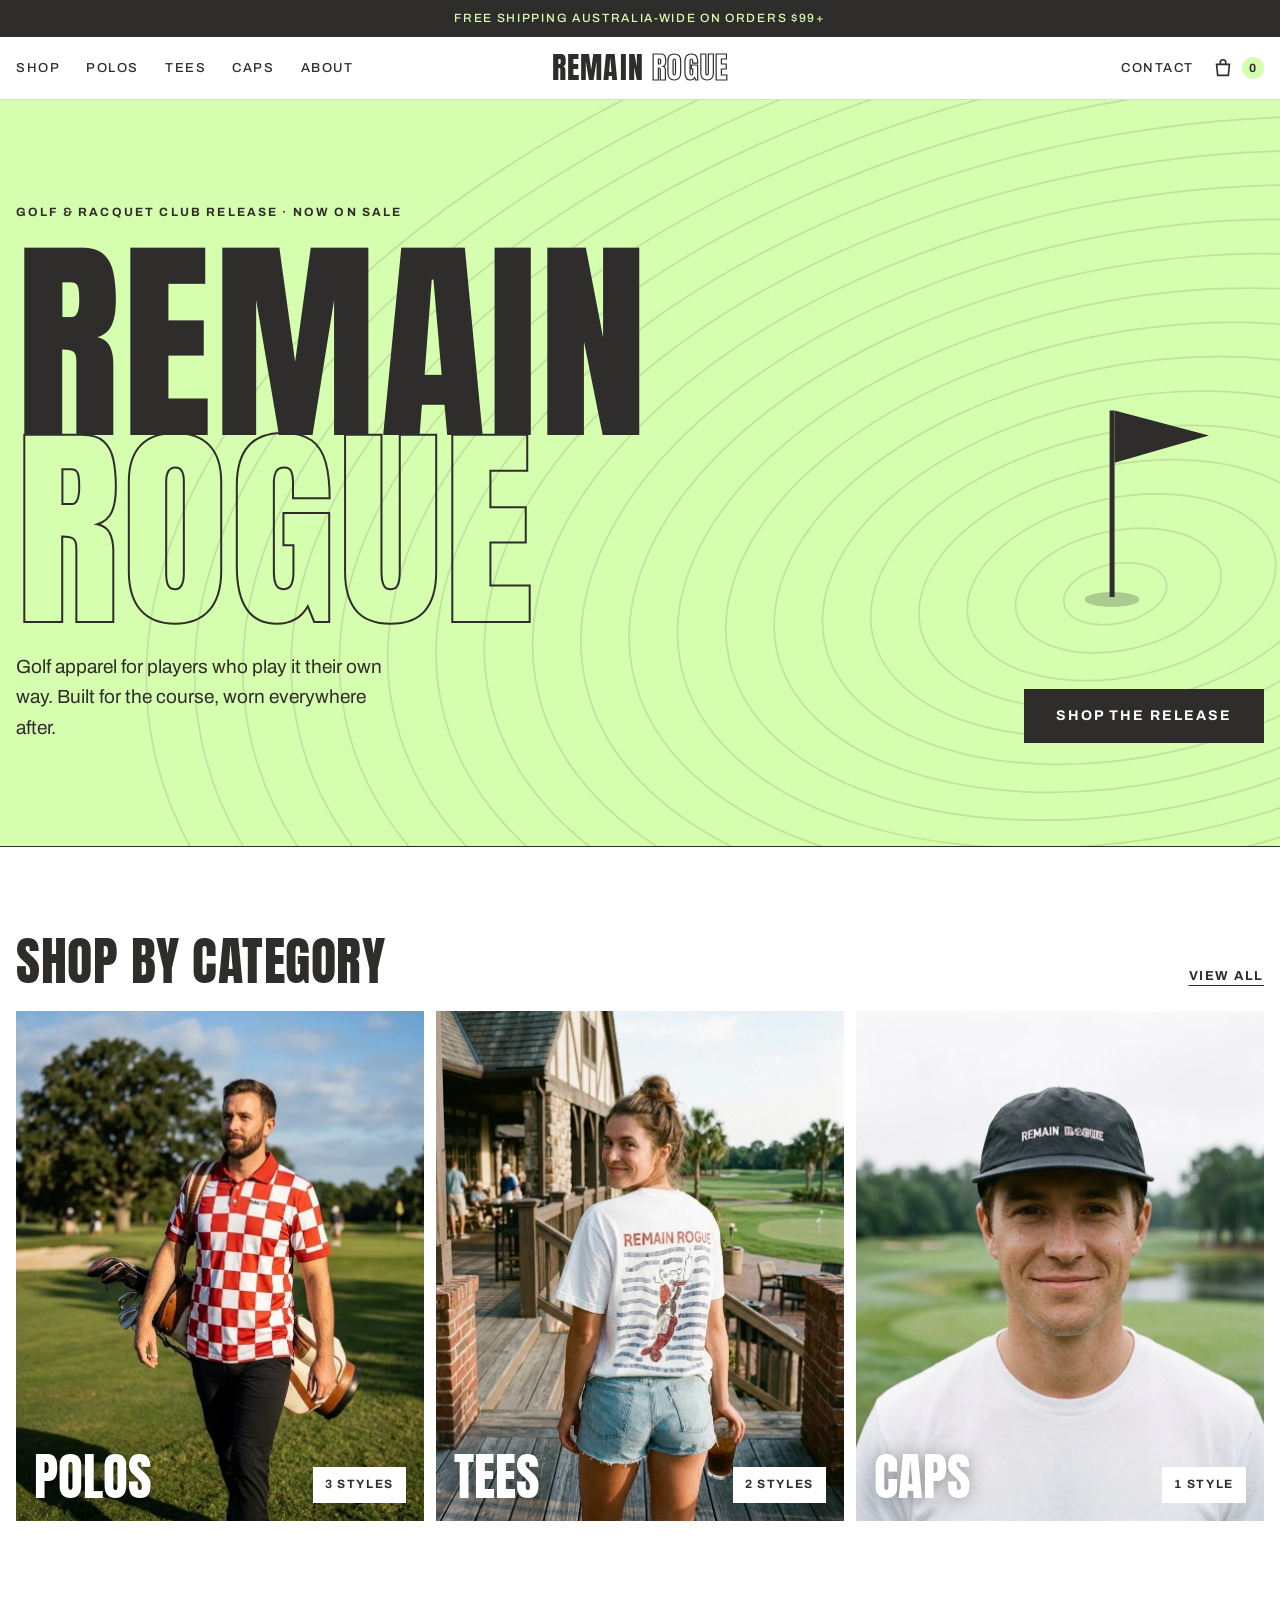
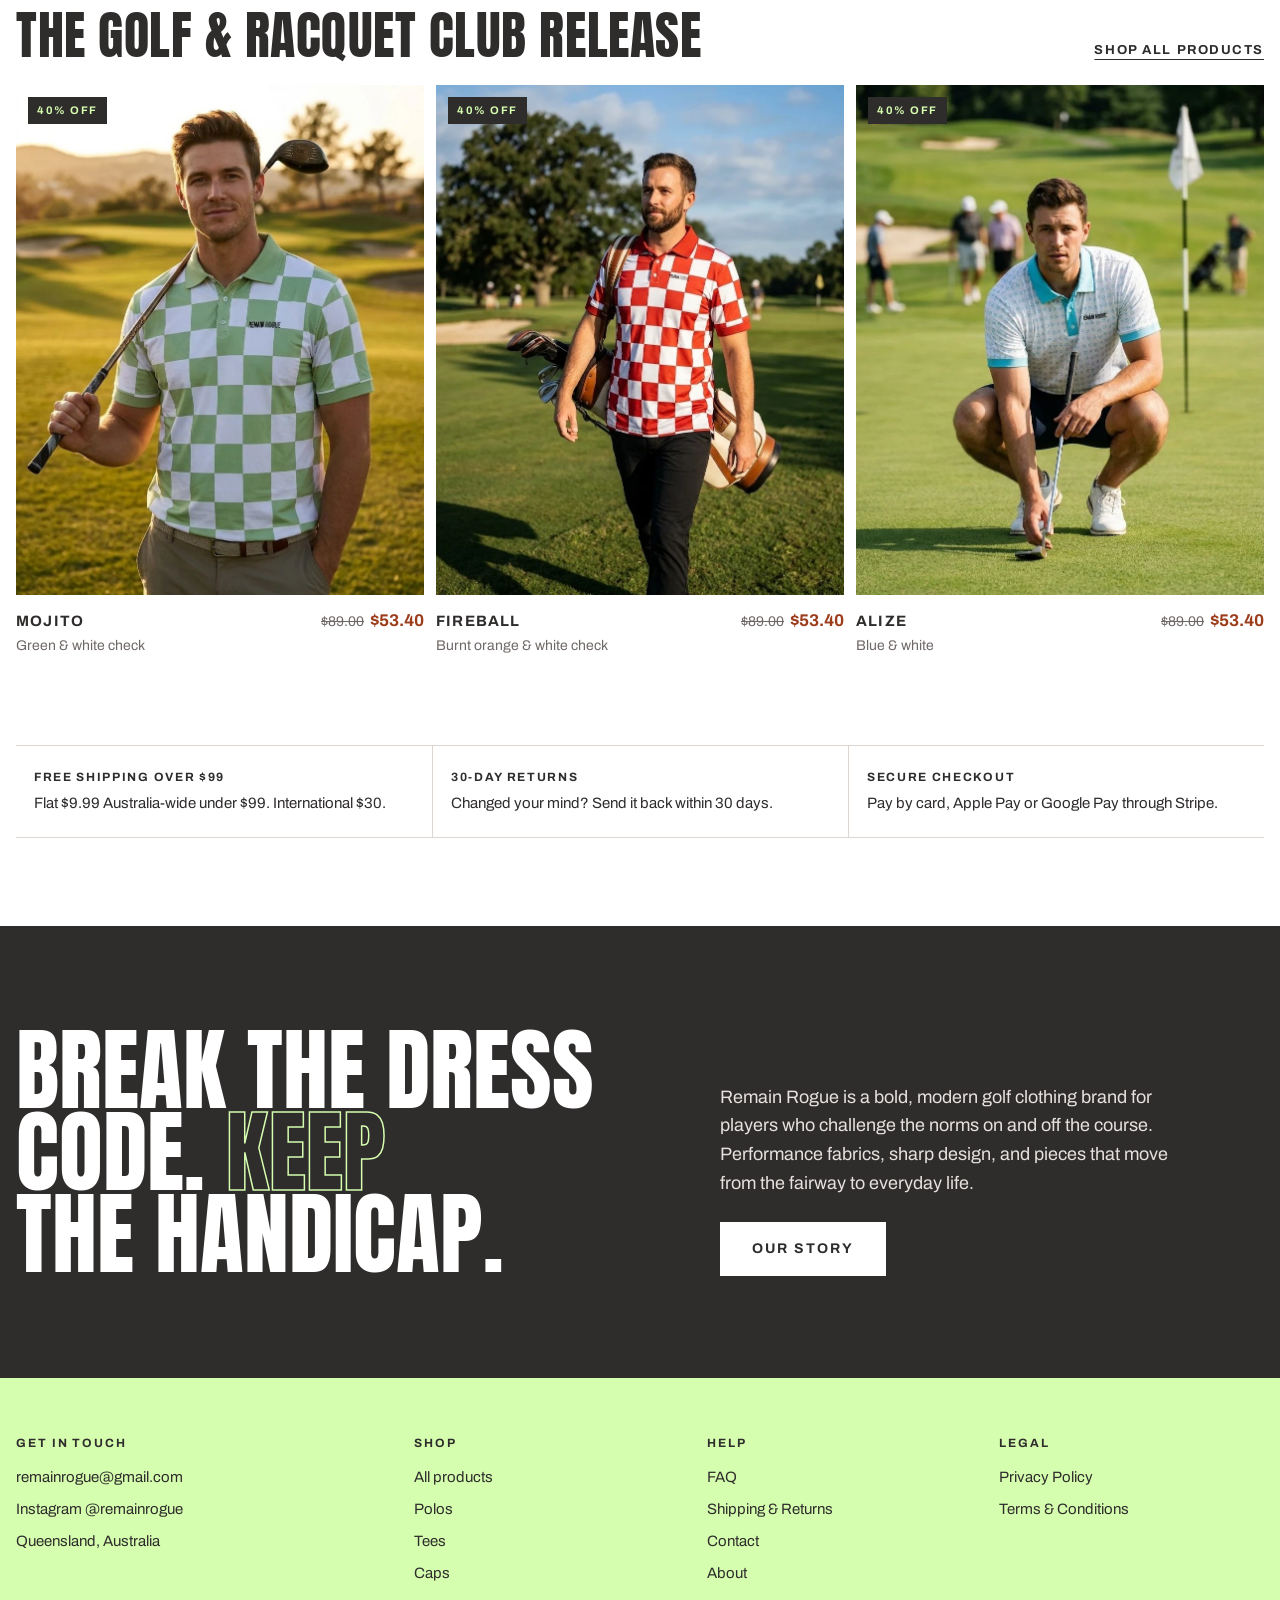
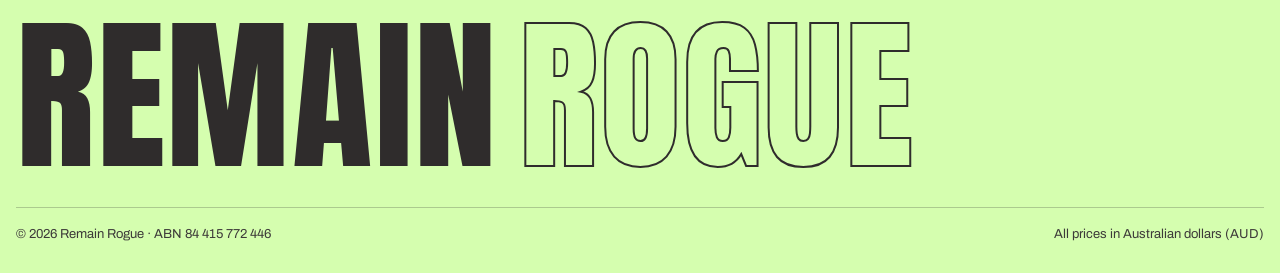
<file: index.html>
<!doctype html>
<html lang="en-AU">
<head>
<meta charset="utf-8">
<meta name="viewport" content="width=device-width, initial-scale=1, viewport-fit=cover">
<!-- Page title and description: what Google and social media show -->
<title>Remain Rogue | Bold Golf Apparel, Australia</title>
<meta name="description" content="Bold, modern golf polos, tees and caps for players who do it their own way. Free shipping Australia-wide on orders over $99.">
<link rel="canonical" href="https://www.remainrogue.com.au/">

<meta property="og:site_name" content="Remain Rogue">
<meta property="og:type" content="website">
<meta property="og:title" content="Remain Rogue | Bold Golf Apparel, Australia">
<meta property="og:description" content="Bold, modern golf polos, tees and caps for players who do it their own way. Free shipping Australia-wide on orders over $99.">
<meta property="og:url" content="https://www.remainrogue.com.au/">
<meta property="og:image" content="https://www.remainrogue.com.au/assets/img/og-image.png">
<meta name="twitter:card" content="summary_large_image">
<meta name="theme-color" content="#d5feaf">
<link rel="icon" href="/assets/img/favicon-48.png" type="image/png">
<link rel="apple-touch-icon" href="/assets/img/apple-touch-icon.png">
<!-- Fonts load early so the logo doesn't flicker -->
<link rel="preload" href="/assets/fonts/anton-latin-400-normal.woff2" as="font" type="font/woff2" crossorigin>
<link rel="preload" href="/assets/fonts/archivo-latin-400-normal.woff2" as="font" type="font/woff2" crossorigin>
<link rel="preconnect" href="https://static.wixstatic.com">
<link rel="stylesheet" href="/assets/css/style.css?v=6">
<script type="application/ld+json">{"@context":"https://schema.org","@type":"Organization","name":"Remain Rogue","url":"https://www.remainrogue.com.au","email":"remainrogue@gmail.com","sameAs":["https://www.instagram.com/remainrogue"]}</script>
</head>
<body>
<!-- Header is drawn by /assets/js/site.js -->
<div id="site-header"></div>

<main id="main">
<!-- HERO: big brand statement on lime, with an original golf-green contour graphic -->
<section class="hero">
  <svg class="contours" viewBox="0 0 1200 600" preserveAspectRatio="xMidYMid slice" aria-hidden="true">
    <g fill="none" stroke="#2f2c2c" stroke-opacity=".13" stroke-width="1.4" transform="rotate(-12 980 400)">
      <ellipse cx="983" cy="398" rx="42" ry="24"/><ellipse cx="986" cy="396" rx="84" ry="48"/><ellipse cx="989" cy="394" rx="126" ry="72"/>
      <ellipse cx="992" cy="392" rx="168" ry="96"/><ellipse cx="995" cy="390" rx="210" ry="120"/><ellipse cx="998" cy="388" rx="252" ry="144"/>
      <ellipse cx="1001" cy="386" rx="294" ry="168"/><ellipse cx="1004" cy="384" rx="336" ry="192"/><ellipse cx="1007" cy="382" rx="378" ry="216"/>
      <ellipse cx="1010" cy="380" rx="420" ry="240"/><ellipse cx="1013" cy="378" rx="462" ry="264"/><ellipse cx="1016" cy="376" rx="504" ry="288"/>
      <ellipse cx="1019" cy="374" rx="546" ry="312"/><ellipse cx="1022" cy="372" rx="588" ry="336"/><ellipse cx="1025" cy="370" rx="630" ry="360"/>
      <ellipse cx="1028" cy="368" rx="672" ry="384"/><ellipse cx="1031" cy="366" rx="714" ry="408"/><ellipse cx="1034" cy="364" rx="756" ry="432"/>
      <ellipse cx="1037" cy="362" rx="798" ry="456"/><ellipse cx="1040" cy="360" rx="840" ry="480"/>
    </g>
    <g transform="translate(980 250)">
      <line x1="0" y1="0" x2="0" y2="150" stroke="#2f2c2c" stroke-width="4"/>
      <path d="M2 0 L78 20 L2 42 Z" fill="#2f2c2c"/>
      <ellipse cx="0" cy="152" rx="22" ry="6" fill="#2f2c2c" fill-opacity=".25"/>
    </g>
  </svg>
  <div class="wrap">
    <div class="eyebrow">Golf &amp; Racquet Club Release · Now on sale</div>
    <h1 class="big">Remain<span class="hollow">Rogue</span></h1>
    <div class="hero-foot">
      <p>Golf apparel for players who play it their own way. Built for the course, worn everywhere after.</p>
      <a class="btn" href="/shop">Shop the release</a>
    </div>
  </div>
</section>

<!-- CATEGORY TILES: filled from products.json -->
<section class="sec">
  <div class="wrap">
    <div class="sechead"><h2>Shop by category</h2><a href="/shop">View all</a></div>
    <div class="tiles" id="tiles"></div>
  </div>
</section>

<!-- FEATURED PRODUCTS: any product with "featured": true in products.json -->
<section class="sec tight-top">
  <div class="wrap">
    <div class="sechead"><h2>The Golf &amp; Racquet Club Release</h2><a href="/shop">Shop all products</a></div>
    <div class="grid" id="featured"></div>
  </div>
</section>

<div class="wrap"><div class="perks">
  <div><b>Free shipping over $99</b>Flat $9.99 Australia-wide under $99. International $30.</div>
  <div><b>30-day returns</b>Changed your mind? Send it back within 30 days.</div>
  <div><b>Secure checkout</b>Pay by card, Apple Pay or Google Pay through Stripe.</div>
</div></div>

<section class="band" style="margin-top:clamp(48px,7vw,88px)">
  <div class="wrap">
    <h2>Break the dress code. <em>Keep</em> the handicap.</h2>
    <div>
      <p>Remain Rogue is a bold, modern golf clothing brand for players who challenge the norms on and off the course. Performance fabrics, sharp design, and pieces that move from the fairway to everyday life.</p>
      <a class="btn light" href="/about">Our story</a>
    </div>
  </div>
</section>
</main>

<!-- Footer is drawn by /assets/js/site.js -->
<div id="site-footer"></div>
<script src="/assets/js/site.js?v=6" defer></script>
<script src="/assets/js/home.js?v=6" defer></script>
</body>
</html>
</file>
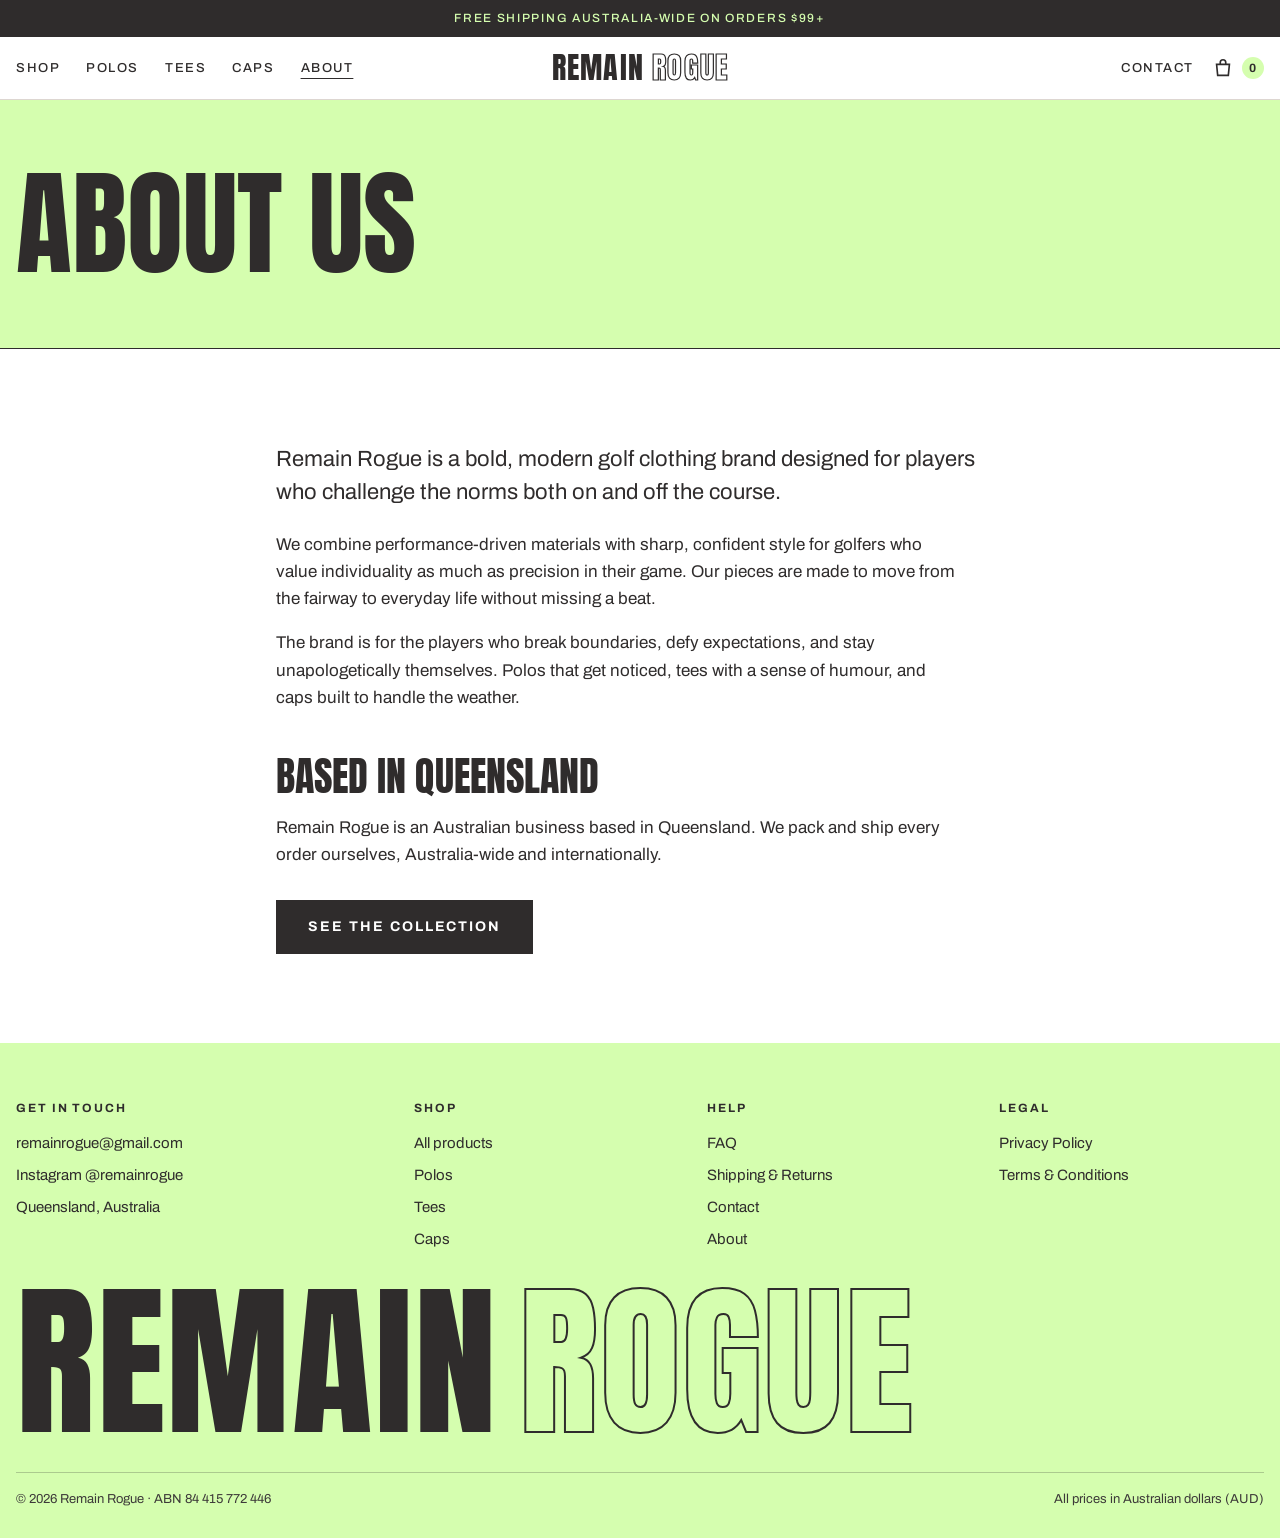
<file: about.html>
<!doctype html>
<html lang="en-AU">
<head>
<meta charset="utf-8">
<meta name="viewport" content="width=device-width, initial-scale=1, viewport-fit=cover">
<!-- Page title and description: what Google and social media show -->
<title>About Us | Remain Rogue</title>
<meta name="description" content="Remain Rogue is a bold, modern golf clothing brand from Queensland for players who challenge the norms on and off the course.">
<link rel="canonical" href="https://www.remainrogue.com.au/about">

<meta property="og:site_name" content="Remain Rogue">
<meta property="og:type" content="website">
<meta property="og:title" content="About Us | Remain Rogue">
<meta property="og:description" content="Remain Rogue is a bold, modern golf clothing brand from Queensland for players who challenge the norms on and off the course.">
<meta property="og:url" content="https://www.remainrogue.com.au/about">
<meta property="og:image" content="https://www.remainrogue.com.au/assets/img/og-image.png">
<meta name="twitter:card" content="summary_large_image">
<meta name="theme-color" content="#d5feaf">
<link rel="icon" href="/assets/img/favicon-48.png" type="image/png">
<link rel="apple-touch-icon" href="/assets/img/apple-touch-icon.png">
<!-- Fonts load early so the logo doesn't flicker -->
<link rel="preload" href="/assets/fonts/anton-latin-400-normal.woff2" as="font" type="font/woff2" crossorigin>
<link rel="preload" href="/assets/fonts/archivo-latin-400-normal.woff2" as="font" type="font/woff2" crossorigin>
<link rel="preconnect" href="https://static.wixstatic.com">
<link rel="stylesheet" href="/assets/css/style.css?v=6">

</head>
<body>
<!-- Header is drawn by /assets/js/site.js -->
<div id="site-header"></div>

<main id="main">
<section class="pagehead"><div class="wrap"><h1>About us</h1></div></section>
<div class="wrap narrow prose">
  <p style="font-size:22px;line-height:1.5">Remain Rogue is a bold, modern golf clothing brand designed for players who challenge the norms both on and off the course.</p>
  <p>We combine performance-driven materials with sharp, confident style for golfers who value individuality as much as precision in their game. Our pieces are made to move from the fairway to everyday life without missing a beat.</p>
  <p>The brand is for the players who break boundaries, defy expectations, and stay unapologetically themselves. Polos that get noticed, tees with a sense of humour, and caps built to handle the weather.</p>
  <h2>Based in Queensland</h2>
  <p>Remain Rogue is an Australian business based in Queensland. We pack and ship every order ourselves, Australia-wide and internationally.</p>
  <p style="margin-top:32px"><a class="btn" href="/shop">See the collection</a></p>
</div>
</main>

<!-- Footer is drawn by /assets/js/site.js -->
<div id="site-footer"></div>
<script src="/assets/js/site.js?v=6" defer></script>
</body>
</html>
</file>
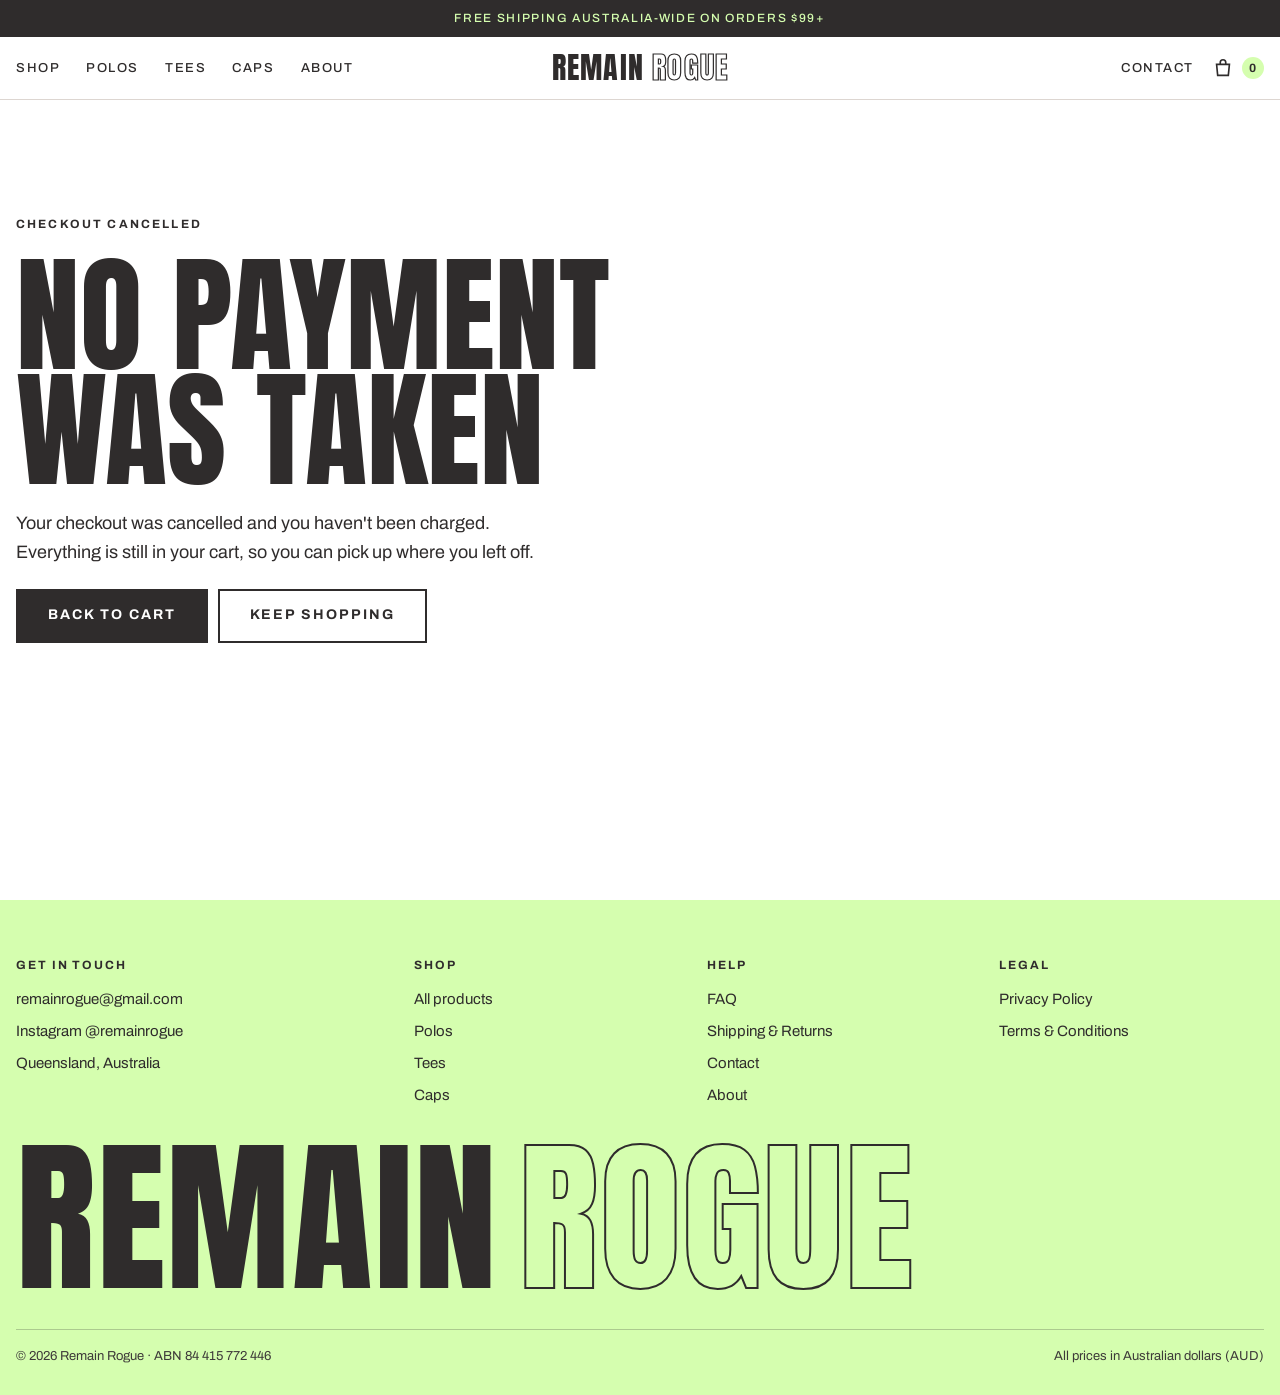
<file: cancel.html>
<!doctype html>
<html lang="en-AU">
<head>
<meta charset="utf-8">
<meta name="viewport" content="width=device-width, initial-scale=1, viewport-fit=cover">
<!-- Page title and description: what Google and social media show -->
<title>Checkout Cancelled | Remain Rogue</title>
<meta name="description" content="Your checkout was cancelled.">
<link rel="canonical" href="https://www.remainrogue.com.au/cancel">
<meta name="robots" content="noindex">
<meta property="og:site_name" content="Remain Rogue">
<meta property="og:type" content="website">
<meta property="og:title" content="Checkout Cancelled | Remain Rogue">
<meta property="og:description" content="Your checkout was cancelled.">
<meta property="og:url" content="https://www.remainrogue.com.au/cancel">
<meta property="og:image" content="https://www.remainrogue.com.au/assets/img/og-image.png">
<meta name="twitter:card" content="summary_large_image">
<meta name="theme-color" content="#d5feaf">
<link rel="icon" href="/assets/img/favicon-48.png" type="image/png">
<link rel="apple-touch-icon" href="/assets/img/apple-touch-icon.png">
<!-- Fonts load early so the logo doesn't flicker -->
<link rel="preload" href="/assets/fonts/anton-latin-400-normal.woff2" as="font" type="font/woff2" crossorigin>
<link rel="preload" href="/assets/fonts/archivo-latin-400-normal.woff2" as="font" type="font/woff2" crossorigin>
<link rel="preconnect" href="https://static.wixstatic.com">
<link rel="stylesheet" href="/assets/css/style.css?v=6">

</head>
<body>
<!-- Header is drawn by /assets/js/site.js -->
<div id="site-header"></div>

<main id="main">
<div class="wrap result">
  <div class="eyebrow">Checkout cancelled</div>
  <h1>No payment<br>was taken</h1>
  <p>Your checkout was cancelled and you haven't been charged. Everything is still in your cart, so you can pick up where you left off.</p>
  <div class="actions"><a class="btn" href="/cart">Back to cart</a><a class="btn outline" href="/shop">Keep shopping</a></div>
</div>
</main>

<!-- Footer is drawn by /assets/js/site.js -->
<div id="site-footer"></div>
<script src="/assets/js/site.js?v=6" defer></script>
</body>
</html>
</file>
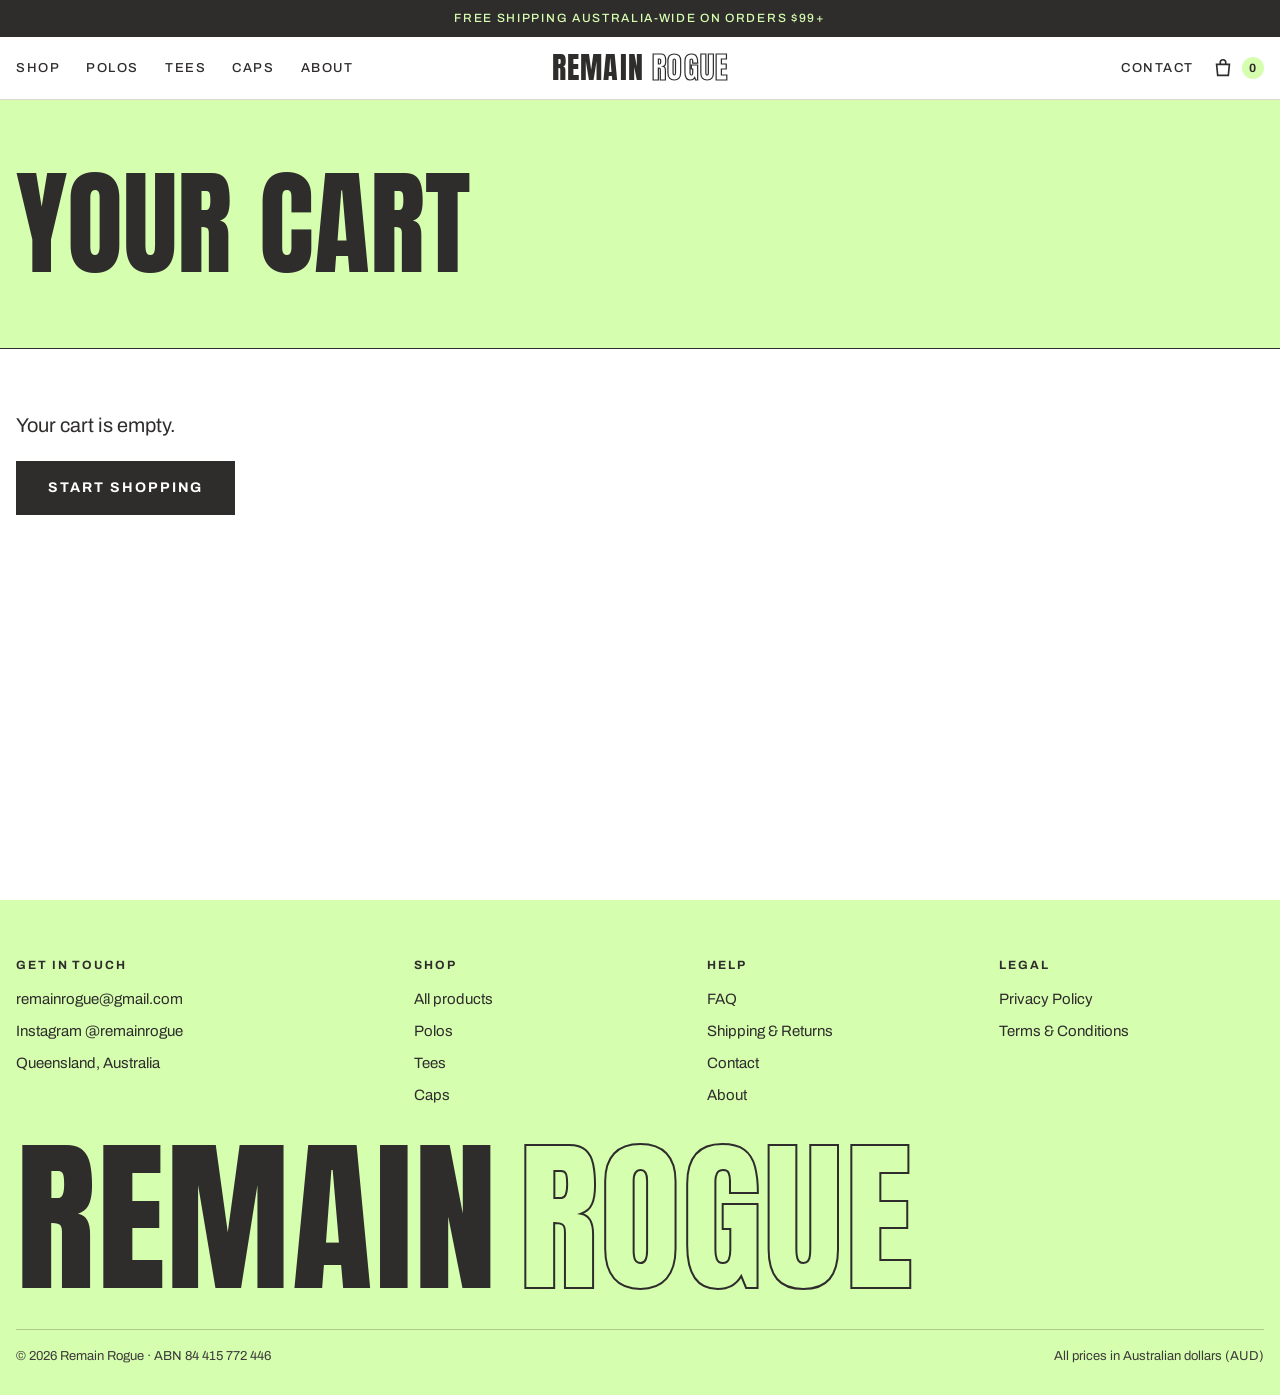
<file: cart.html>
<!doctype html>
<html lang="en-AU">
<head>
<meta charset="utf-8">
<meta name="viewport" content="width=device-width, initial-scale=1, viewport-fit=cover">
<!-- Page title and description: what Google and social media show -->
<title>Your Cart | Remain Rogue</title>
<meta name="description" content="Your Remain Rogue shopping cart.">
<link rel="canonical" href="https://www.remainrogue.com.au/cart">
<meta name="robots" content="noindex">
<meta property="og:site_name" content="Remain Rogue">
<meta property="og:type" content="website">
<meta property="og:title" content="Your Cart | Remain Rogue">
<meta property="og:description" content="Your Remain Rogue shopping cart.">
<meta property="og:url" content="https://www.remainrogue.com.au/cart">
<meta property="og:image" content="https://www.remainrogue.com.au/assets/img/og-image.png">
<meta name="twitter:card" content="summary_large_image">
<meta name="theme-color" content="#d5feaf">
<link rel="icon" href="/assets/img/favicon-48.png" type="image/png">
<link rel="apple-touch-icon" href="/assets/img/apple-touch-icon.png">
<!-- Fonts load early so the logo doesn't flicker -->
<link rel="preload" href="/assets/fonts/anton-latin-400-normal.woff2" as="font" type="font/woff2" crossorigin>
<link rel="preload" href="/assets/fonts/archivo-latin-400-normal.woff2" as="font" type="font/woff2" crossorigin>
<link rel="preconnect" href="https://static.wixstatic.com">
<link rel="stylesheet" href="/assets/css/style.css?v=6">

</head>
<body>
<!-- Header is drawn by /assets/js/site.js -->
<div id="site-header"></div>

<main id="main">
<section class="pagehead"><div class="wrap"><h1>Your cart</h1></div></section>
<div class="wrap">
  <div id="cart-root"><p style="padding-block:40px">Loading your cart…</p></div>
</div>
</main>

<!-- Footer is drawn by /assets/js/site.js -->
<div id="site-footer"></div>
<script src="/assets/js/site.js?v=6" defer></script>
<script src="/assets/js/cart.js?v=6" defer></script>
</body>
</html>
</file>
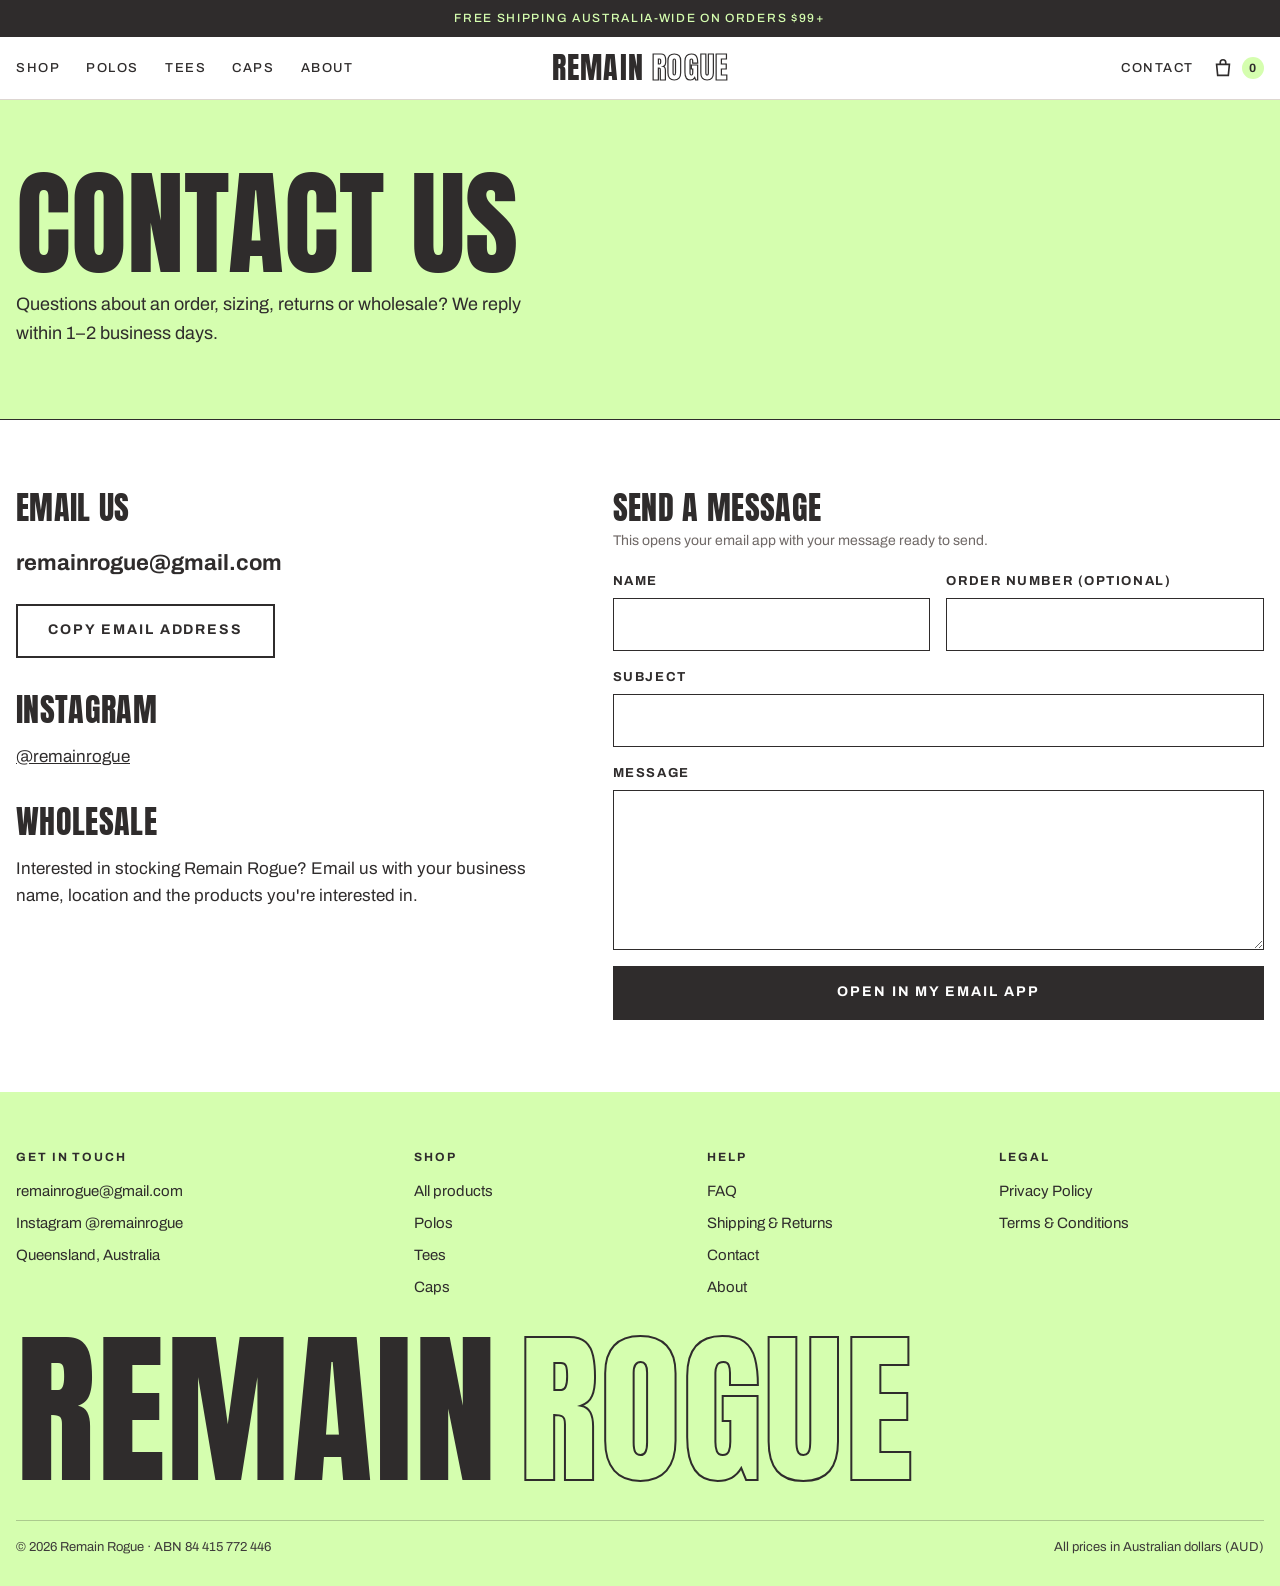
<file: contact.html>
<!doctype html>
<html lang="en-AU">
<head>
<meta charset="utf-8">
<meta name="viewport" content="width=device-width, initial-scale=1, viewport-fit=cover">
<!-- Page title and description: what Google and social media show -->
<title>Contact Us | Remain Rogue</title>
<meta name="description" content="Get in touch with Remain Rogue about orders, sizing, returns or wholesale. Email remainrogue@gmail.com.">
<link rel="canonical" href="https://www.remainrogue.com.au/contact">

<meta property="og:site_name" content="Remain Rogue">
<meta property="og:type" content="website">
<meta property="og:title" content="Contact Us | Remain Rogue">
<meta property="og:description" content="Get in touch with Remain Rogue about orders, sizing, returns or wholesale. Email remainrogue@gmail.com.">
<meta property="og:url" content="https://www.remainrogue.com.au/contact">
<meta property="og:image" content="https://www.remainrogue.com.au/assets/img/og-image.png">
<meta name="twitter:card" content="summary_large_image">
<meta name="theme-color" content="#d5feaf">
<link rel="icon" href="/assets/img/favicon-48.png" type="image/png">
<link rel="apple-touch-icon" href="/assets/img/apple-touch-icon.png">
<!-- Fonts load early so the logo doesn't flicker -->
<link rel="preload" href="/assets/fonts/anton-latin-400-normal.woff2" as="font" type="font/woff2" crossorigin>
<link rel="preload" href="/assets/fonts/archivo-latin-400-normal.woff2" as="font" type="font/woff2" crossorigin>
<link rel="preconnect" href="https://static.wixstatic.com">
<link rel="stylesheet" href="/assets/css/style.css?v=6">

</head>
<body>
<!-- Header is drawn by /assets/js/site.js -->
<div id="site-header"></div>

<main id="main">
<section class="pagehead"><div class="wrap"><h1>Contact us</h1><p>Questions about an order, sizing, returns or wholesale? We reply within 1–2 business days.</p></div></section>
<div class="wrap">
  <div class="contact-grid">
    <div>
      <h2 class="h2" style="font-size:32px;margin-bottom:14px">Email us</h2>
      <p class="emailbox" id="email">remainrogue@gmail.com</p>
      <p><button class="btn outline" type="button" id="copy-email">Copy email address</button></p>
      <h2 class="h2" style="font-size:32px;margin:36px 0 14px">Instagram</h2>
      <p><a href="https://www.instagram.com/remainrogue" target="_blank" rel="noopener">@remainrogue</a></p>
      <h2 class="h2" style="font-size:32px;margin:36px 0 14px">Wholesale</h2>
      <p>Interested in stocking Remain Rogue? Email us with your business name, location and the products you're interested in.</p>
    </div>
    <div>
      <h2 class="h2" style="font-size:32px;margin-bottom:6px">Send a message</h2>
      <p class="small" style="margin-bottom:18px">This opens your email app with your message ready to send.</p>
      <!-- This form doesn't need a server: it opens the visitor's email app. -->
      <form class="form" id="contact-form" novalidate>
        <div class="two">
          <label for="cf-name">Name<input id="cf-name" name="name" autocomplete="name" required></label>
          <label for="cf-order">Order number (optional)<input id="cf-order" name="order"></label>
        </div>
        <label for="cf-subject">Subject<input id="cf-subject" name="subject" required></label>
        <label for="cf-msg">Message<textarea id="cf-msg" name="message" required></textarea></label>
        <p class="err" id="cf-err" hidden>Please fill in your name, subject and message.</p>
        <button class="btn" type="submit">Open in my email app</button>
      </form>
    </div>
  </div>
</div>
</main>

<!-- Footer is drawn by /assets/js/site.js -->
<div id="site-footer"></div>
<script src="/assets/js/site.js?v=6" defer></script>
<script src="/assets/js/contact.js?v=6" defer></script>
</body>
</html>
</file>
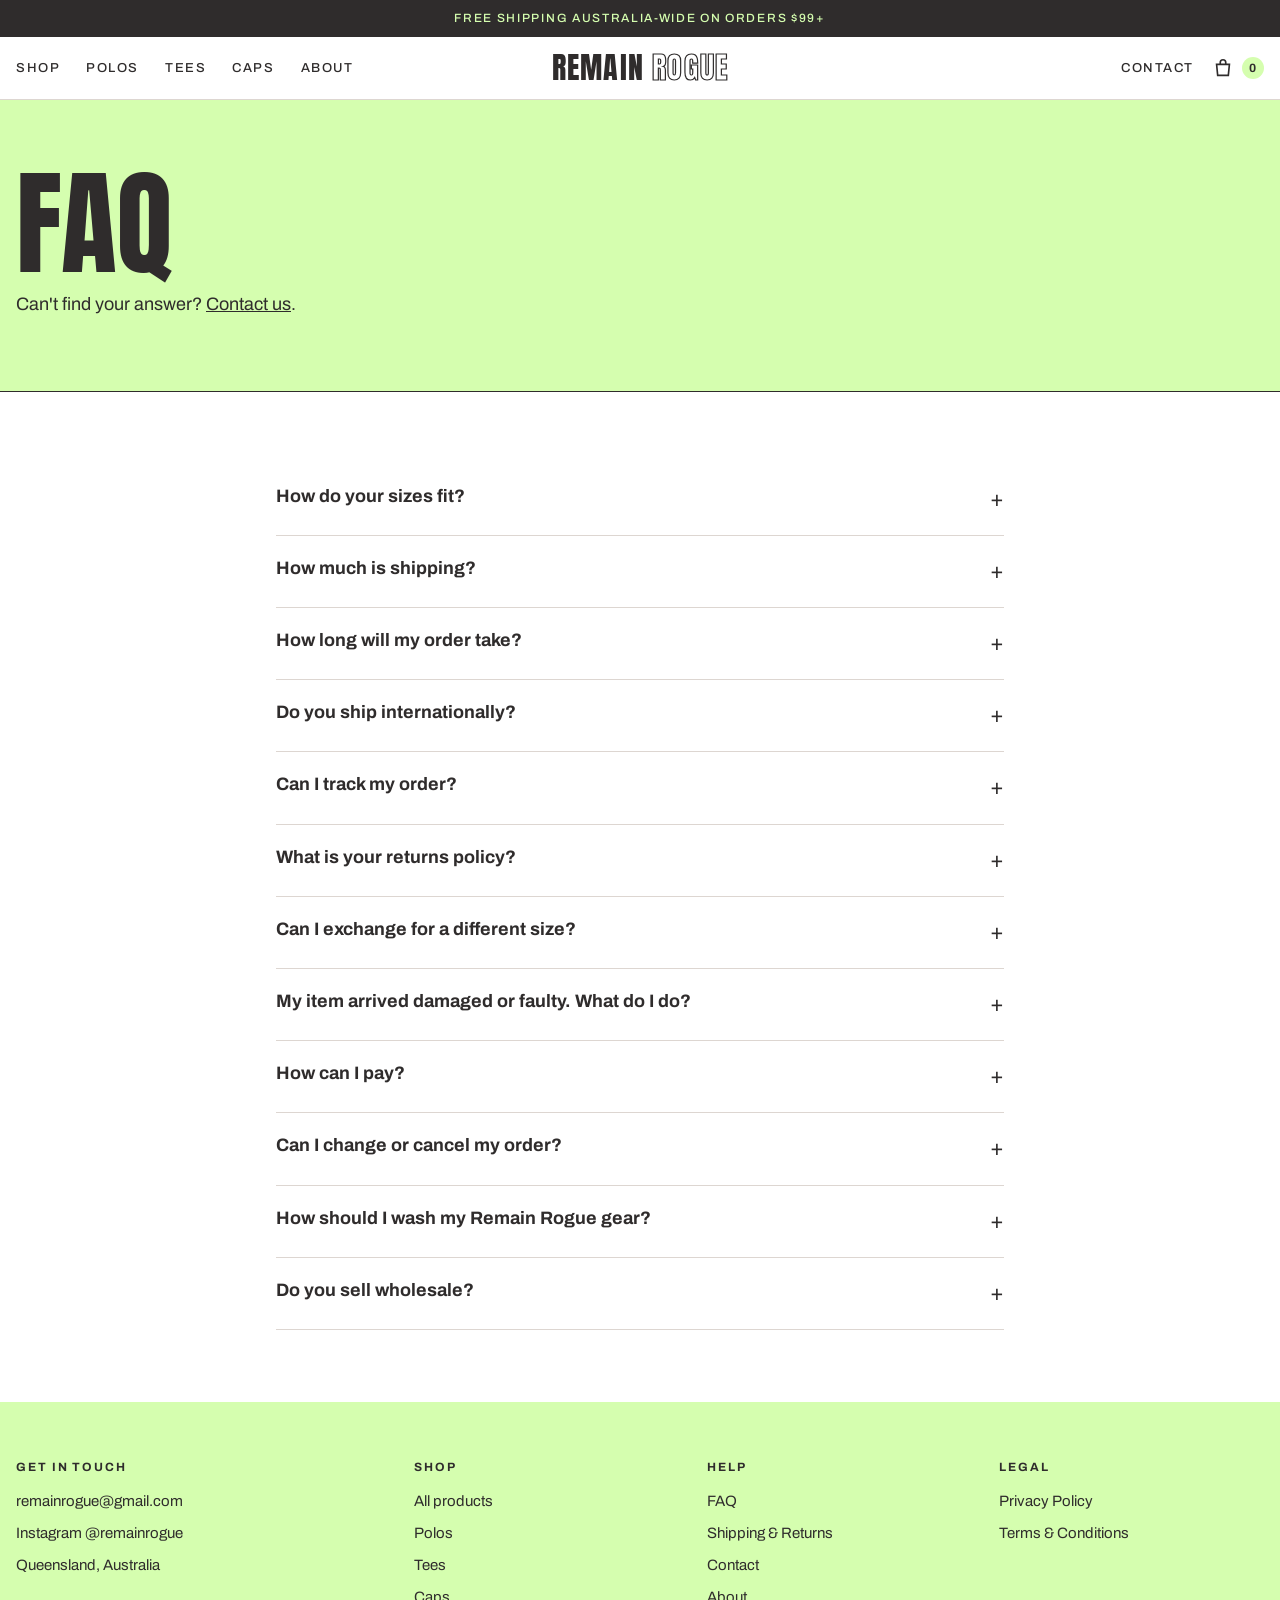
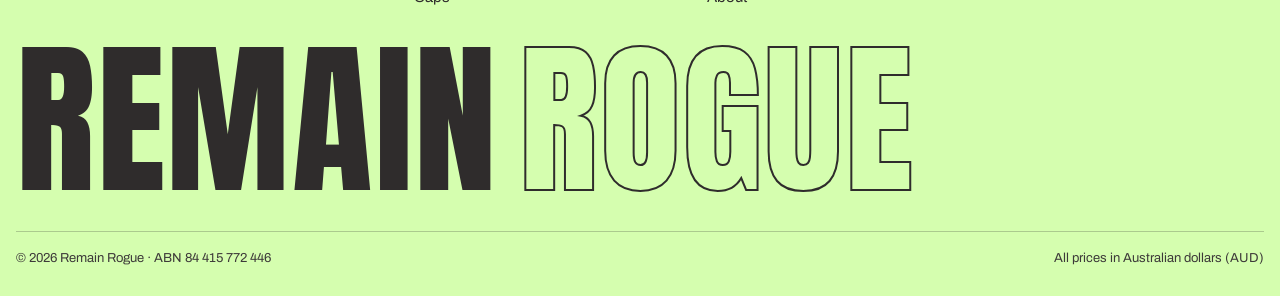
<file: faq.html>
<!doctype html>
<html lang="en-AU">
<head>
<meta charset="utf-8">
<meta name="viewport" content="width=device-width, initial-scale=1, viewport-fit=cover">
<!-- Page title and description: what Google and social media show -->
<title>FAQ | Remain Rogue</title>
<meta name="description" content="Answers about Remain Rogue sizing, shipping costs and times, returns, exchanges and payment.">
<link rel="canonical" href="https://www.remainrogue.com.au/faq">

<meta property="og:site_name" content="Remain Rogue">
<meta property="og:type" content="website">
<meta property="og:title" content="FAQ | Remain Rogue">
<meta property="og:description" content="Answers about Remain Rogue sizing, shipping costs and times, returns, exchanges and payment.">
<meta property="og:url" content="https://www.remainrogue.com.au/faq">
<meta property="og:image" content="https://www.remainrogue.com.au/assets/img/og-image.png">
<meta name="twitter:card" content="summary_large_image">
<meta name="theme-color" content="#d5feaf">
<link rel="icon" href="/assets/img/favicon-48.png" type="image/png">
<link rel="apple-touch-icon" href="/assets/img/apple-touch-icon.png">
<!-- Fonts load early so the logo doesn't flicker -->
<link rel="preload" href="/assets/fonts/anton-latin-400-normal.woff2" as="font" type="font/woff2" crossorigin>
<link rel="preload" href="/assets/fonts/archivo-latin-400-normal.woff2" as="font" type="font/woff2" crossorigin>
<link rel="preconnect" href="https://static.wixstatic.com">
<link rel="stylesheet" href="/assets/css/style.css?v=6">
<script type="application/ld+json">{"@context": "https://schema.org", "@type": "FAQPage", "mainEntity": [{"@type": "Question", "name": "How do your sizes fit?", "acceptedAnswer": {"@type": "Answer", "text": "Our polos run slightly large, so we recommend sizing down. Our tees fit true to size; size up if you like a more relaxed fit. Polos and tees come in XS to XL. Caps are one size with an adjustable strap."}}, {"@type": "Question", "name": "How much is shipping?", "acceptedAnswer": {"@type": "Answer", "text": "Australian orders are a flat $9.99, or free when your order is $99 or more. International orders are a flat $30."}}, {"@type": "Question", "name": "How long will my order take?", "acceptedAnswer": {"@type": "Answer", "text": "We pack orders within 1\u20133 business days. Australian delivery usually takes 5\u20137 business days after that. International delivery usually takes 15\u201320 business days."}}, {"@type": "Question", "name": "Do you ship internationally?", "acceptedAnswer": {"@type": "Answer", "text": "Yes. Choose \"Outside Australia\" in your cart before checkout. International customers pay any customs duties or import taxes charged by their country."}}, {"@type": "Question", "name": "Can I track my order?", "acceptedAnswer": {"@type": "Answer", "text": "Yes. When your order ships, we email you a tracking number."}}, {"@type": "Question", "name": "What is your returns policy?", "acceptedAnswer": {"@type": "Answer", "text": "You can return items within 30 days of delivery if they're unworn, unwashed and undamaged, with tags attached. Email us to start a return. See our Shipping & Returns page for full details."}}, {"@type": "Question", "name": "Can I exchange for a different size?", "acceptedAnswer": {"@type": "Answer", "text": "Yes. Email us with your order number and the size you need, and we'll check stock and arrange the exchange."}}, {"@type": "Question", "name": "My item arrived damaged or faulty. What do I do?", "acceptedAnswer": {"@type": "Answer", "text": "Email us within 7 days of delivery with your order number and a photo. We'll send a replacement or a full refund, and cover the return postage."}}, {"@type": "Question", "name": "How can I pay?", "acceptedAnswer": {"@type": "Answer", "text": "We accept Visa, Mastercard and American Express, plus Apple Pay and Google Pay on supported devices. Payments are processed securely by Stripe. We never see or store your card details."}}, {"@type": "Question", "name": "Can I change or cancel my order?", "acceptedAnswer": {"@type": "Answer", "text": "Email us as soon as possible. If your order hasn't shipped yet, we'll do our best to change or cancel it."}}, {"@type": "Question", "name": "How should I wash my Remain Rogue gear?", "acceptedAnswer": {"@type": "Answer", "text": "Wash cold, inside out, with similar colours. Don't tumble dry or iron over prints. Always check the care label on your garment."}}, {"@type": "Question", "name": "Do you sell wholesale?", "acceptedAnswer": {"@type": "Answer", "text": "Yes. Email remainrogue@gmail.com with your business details and we'll get back to you within 2\u20133 business days."}}]}</script>
</head>
<body>
<!-- Header is drawn by /assets/js/site.js -->
<div id="site-header"></div>

<main id="main">
<section class="pagehead"><div class="wrap"><h1>FAQ</h1><p>Can't find your answer? <a href="/contact">Contact us</a>.</p></div></section>
<div class="wrap narrow prose faq">
  <details><summary>How do your sizes fit?</summary><p>Our polos run slightly large, so we recommend sizing down. Our tees fit true to size; size up if you like a more relaxed fit. Polos and tees come in XS to XL. Caps are one size with an adjustable strap.</p></details>
  <details><summary>How much is shipping?</summary><p>Australian orders are a flat $9.99, or free when your order is $99 or more. International orders are a flat $30.</p></details>
  <details><summary>How long will my order take?</summary><p>We pack orders within 1–3 business days. Australian delivery usually takes 5–7 business days after that. International delivery usually takes 15–20 business days.</p></details>
  <details><summary>Do you ship internationally?</summary><p>Yes. Choose "Outside Australia" in your cart before checkout. International customers pay any customs duties or import taxes charged by their country.</p></details>
  <details><summary>Can I track my order?</summary><p>Yes. When your order ships, we email you a tracking number.</p></details>
  <details><summary>What is your returns policy?</summary><p>You can return items within 30 days of delivery if they're unworn, unwashed and undamaged, with tags attached. Email us to start a return. See our Shipping & Returns page for full details.</p></details>
  <details><summary>Can I exchange for a different size?</summary><p>Yes. Email us with your order number and the size you need, and we'll check stock and arrange the exchange.</p></details>
  <details><summary>My item arrived damaged or faulty. What do I do?</summary><p>Email us within 7 days of delivery with your order number and a photo. We'll send a replacement or a full refund, and cover the return postage.</p></details>
  <details><summary>How can I pay?</summary><p>We accept Visa, Mastercard and American Express, plus Apple Pay and Google Pay on supported devices. Payments are processed securely by Stripe. We never see or store your card details.</p></details>
  <details><summary>Can I change or cancel my order?</summary><p>Email us as soon as possible. If your order hasn't shipped yet, we'll do our best to change or cancel it.</p></details>
  <details><summary>How should I wash my Remain Rogue gear?</summary><p>Wash cold, inside out, with similar colours. Don't tumble dry or iron over prints. Always check the care label on your garment.</p></details>
  <details><summary>Do you sell wholesale?</summary><p>Yes. Email remainrogue@gmail.com with your business details and we'll get back to you within 2–3 business days.</p></details>
</div>
</main>

<!-- Footer is drawn by /assets/js/site.js -->
<div id="site-footer"></div>
<script src="/assets/js/site.js?v=6" defer></script>
</body>
</html>
</file>
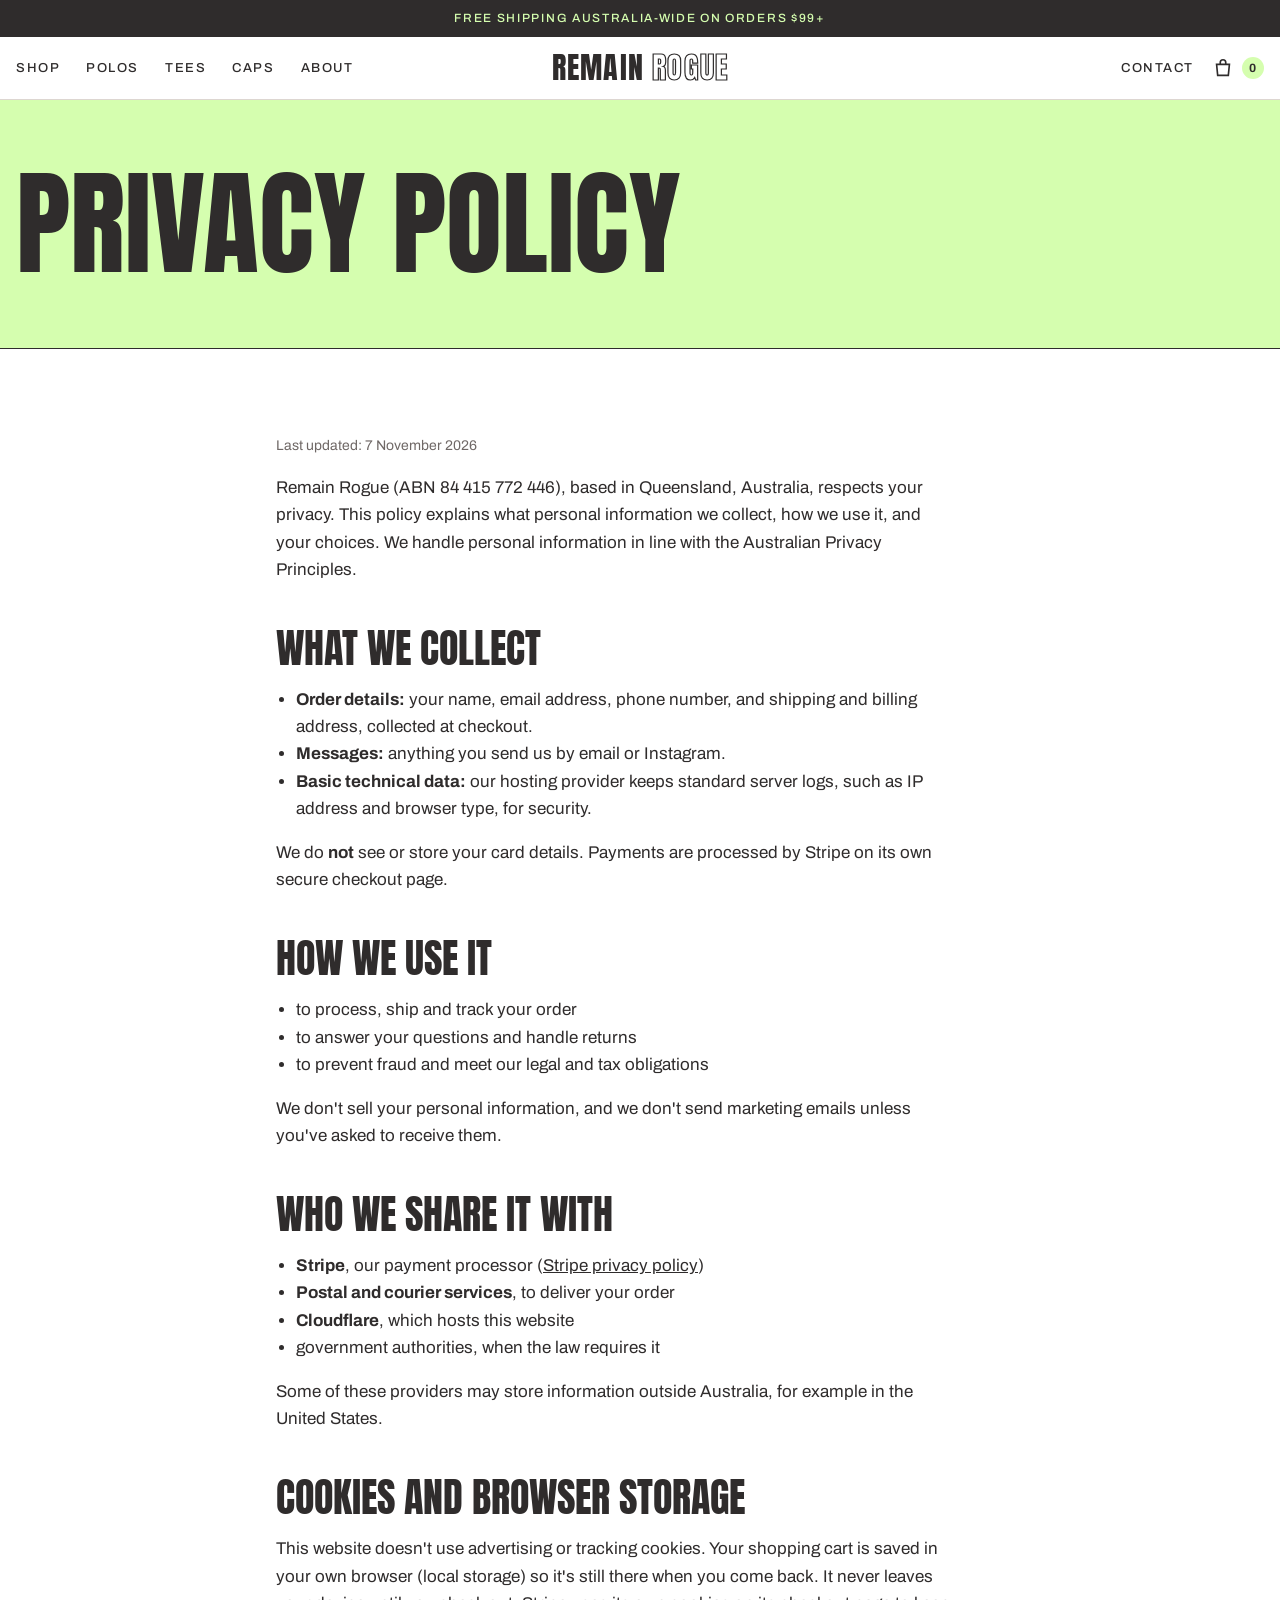
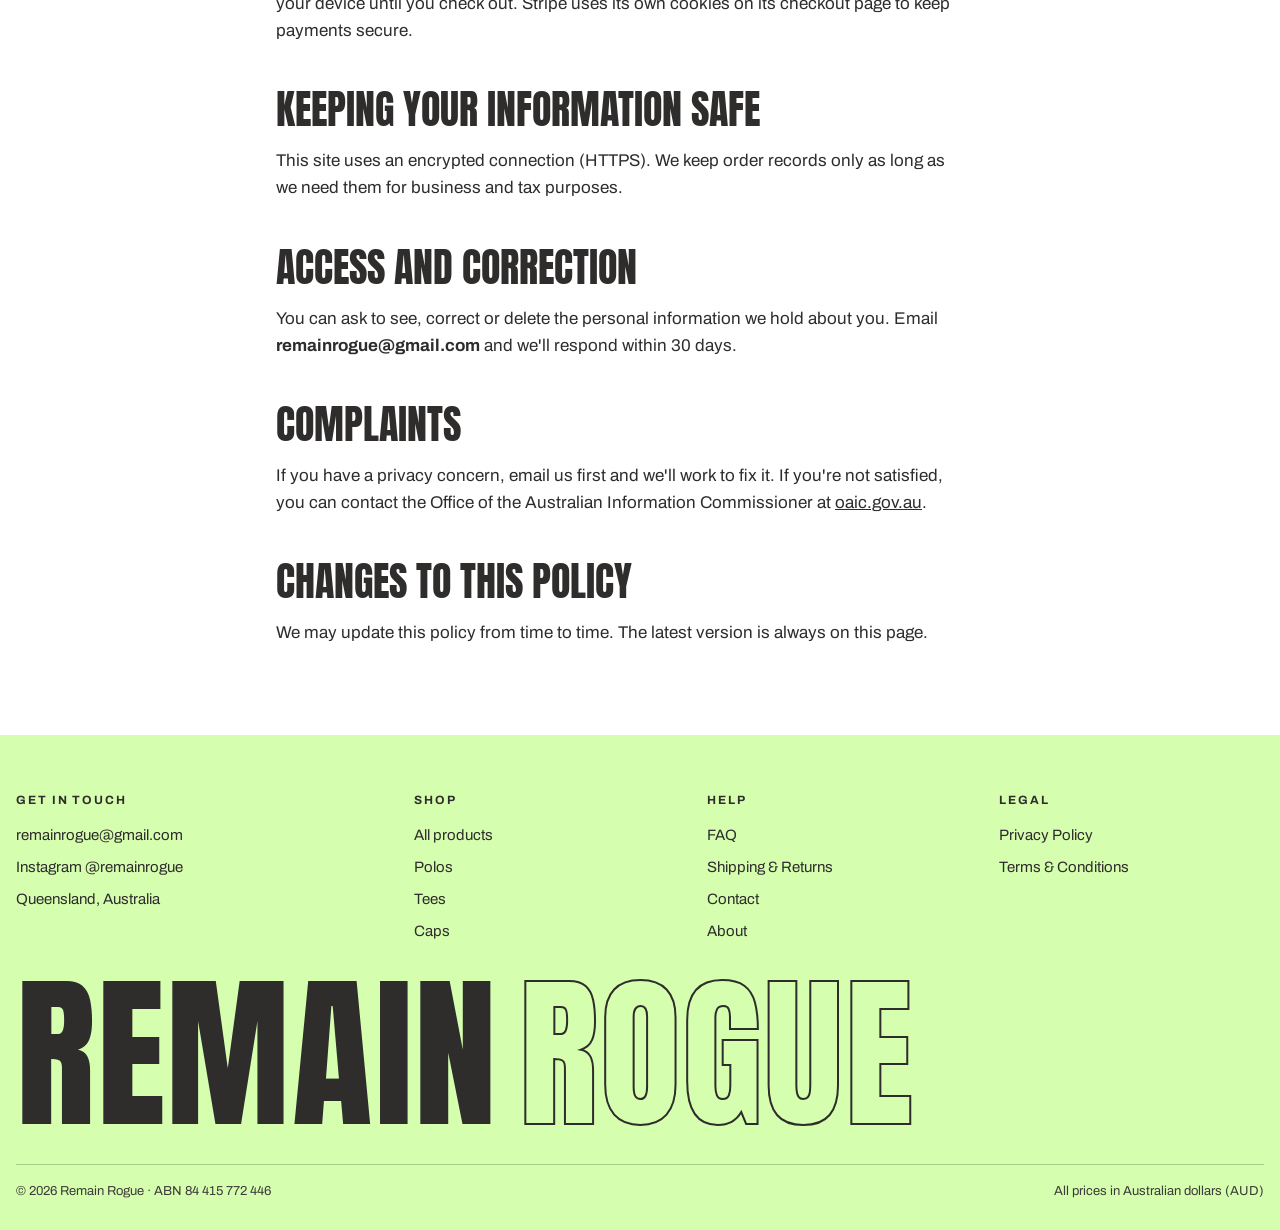
<file: privacy.html>
<!doctype html>
<html lang="en-AU">
<head>
<meta charset="utf-8">
<meta name="viewport" content="width=device-width, initial-scale=1, viewport-fit=cover">
<!-- Page title and description: what Google and social media show -->
<title>Privacy Policy | Remain Rogue</title>
<meta name="description" content="How Remain Rogue collects, uses and protects your personal information.">
<link rel="canonical" href="https://www.remainrogue.com.au/privacy">

<meta property="og:site_name" content="Remain Rogue">
<meta property="og:type" content="website">
<meta property="og:title" content="Privacy Policy | Remain Rogue">
<meta property="og:description" content="How Remain Rogue collects, uses and protects your personal information.">
<meta property="og:url" content="https://www.remainrogue.com.au/privacy">
<meta property="og:image" content="https://www.remainrogue.com.au/assets/img/og-image.png">
<meta name="twitter:card" content="summary_large_image">
<meta name="theme-color" content="#d5feaf">
<link rel="icon" href="/assets/img/favicon-48.png" type="image/png">
<link rel="apple-touch-icon" href="/assets/img/apple-touch-icon.png">
<!-- Fonts load early so the logo doesn't flicker -->
<link rel="preload" href="/assets/fonts/anton-latin-400-normal.woff2" as="font" type="font/woff2" crossorigin>
<link rel="preload" href="/assets/fonts/archivo-latin-400-normal.woff2" as="font" type="font/woff2" crossorigin>
<link rel="preconnect" href="https://static.wixstatic.com">
<link rel="stylesheet" href="/assets/css/style.css?v=6">

</head>
<body>
<!-- Header is drawn by /assets/js/site.js -->
<div id="site-header"></div>

<main id="main">
<section class="pagehead"><div class="wrap"><h1>Privacy policy</h1></div></section>
<div class="wrap narrow prose">
  <p class="updated">Last updated: 7 November 2026</p>
  <p>Remain Rogue (ABN 84 415 772 446), based in Queensland, Australia, respects your privacy. This policy explains what personal information we collect, how we use it, and your choices. We handle personal information in line with the Australian Privacy Principles.</p>

  <h2>What we collect</h2>
  <ul>
    <li><strong>Order details:</strong> your name, email address, phone number, and shipping and billing address, collected at checkout.</li>
    <li><strong>Messages:</strong> anything you send us by email or Instagram.</li>
    <li><strong>Basic technical data:</strong> our hosting provider keeps standard server logs, such as IP address and browser type, for security.</li>
  </ul>
  <p>We do <strong>not</strong> see or store your card details. Payments are processed by Stripe on its own secure checkout page.</p>

  <h2>How we use it</h2>
  <ul>
    <li>to process, ship and track your order</li>
    <li>to answer your questions and handle returns</li>
    <li>to prevent fraud and meet our legal and tax obligations</li>
  </ul>
  <p>We don't sell your personal information, and we don't send marketing emails unless you've asked to receive them.</p>

  <h2>Who we share it with</h2>
  <ul>
    <li><strong>Stripe</strong>, our payment processor (<a href="https://stripe.com/au/privacy" target="_blank" rel="noopener">Stripe privacy policy</a>)</li>
    <li><strong>Postal and courier services</strong>, to deliver your order</li>
    <li><strong>Cloudflare</strong>, which hosts this website</li>
    <li>government authorities, when the law requires it</li>
  </ul>
  <p>Some of these providers may store information outside Australia, for example in the United States.</p>

  <h2>Cookies and browser storage</h2>
  <p>This website doesn't use advertising or tracking cookies. Your shopping cart is saved in your own browser (local storage) so it's still there when you come back. It never leaves your device until you check out. Stripe uses its own cookies on its checkout page to keep payments secure.</p>

  <h2>Keeping your information safe</h2>
  <p>This site uses an encrypted connection (HTTPS). We keep order records only as long as we need them for business and tax purposes.</p>

  <h2>Access and correction</h2>
  <p>You can ask to see, correct or delete the personal information we hold about you. Email <strong>remainrogue@gmail.com</strong> and we'll respond within 30 days.</p>

  <h2>Complaints</h2>
  <p>If you have a privacy concern, email us first and we'll work to fix it. If you're not satisfied, you can contact the Office of the Australian Information Commissioner at <a href="https://www.oaic.gov.au" target="_blank" rel="noopener">oaic.gov.au</a>.</p>

  <h2>Changes to this policy</h2>
  <p>We may update this policy from time to time. The latest version is always on this page.</p>
</div>
</main>

<!-- Footer is drawn by /assets/js/site.js -->
<div id="site-footer"></div>
<script src="/assets/js/site.js?v=6" defer></script>
</body>
</html>
</file>
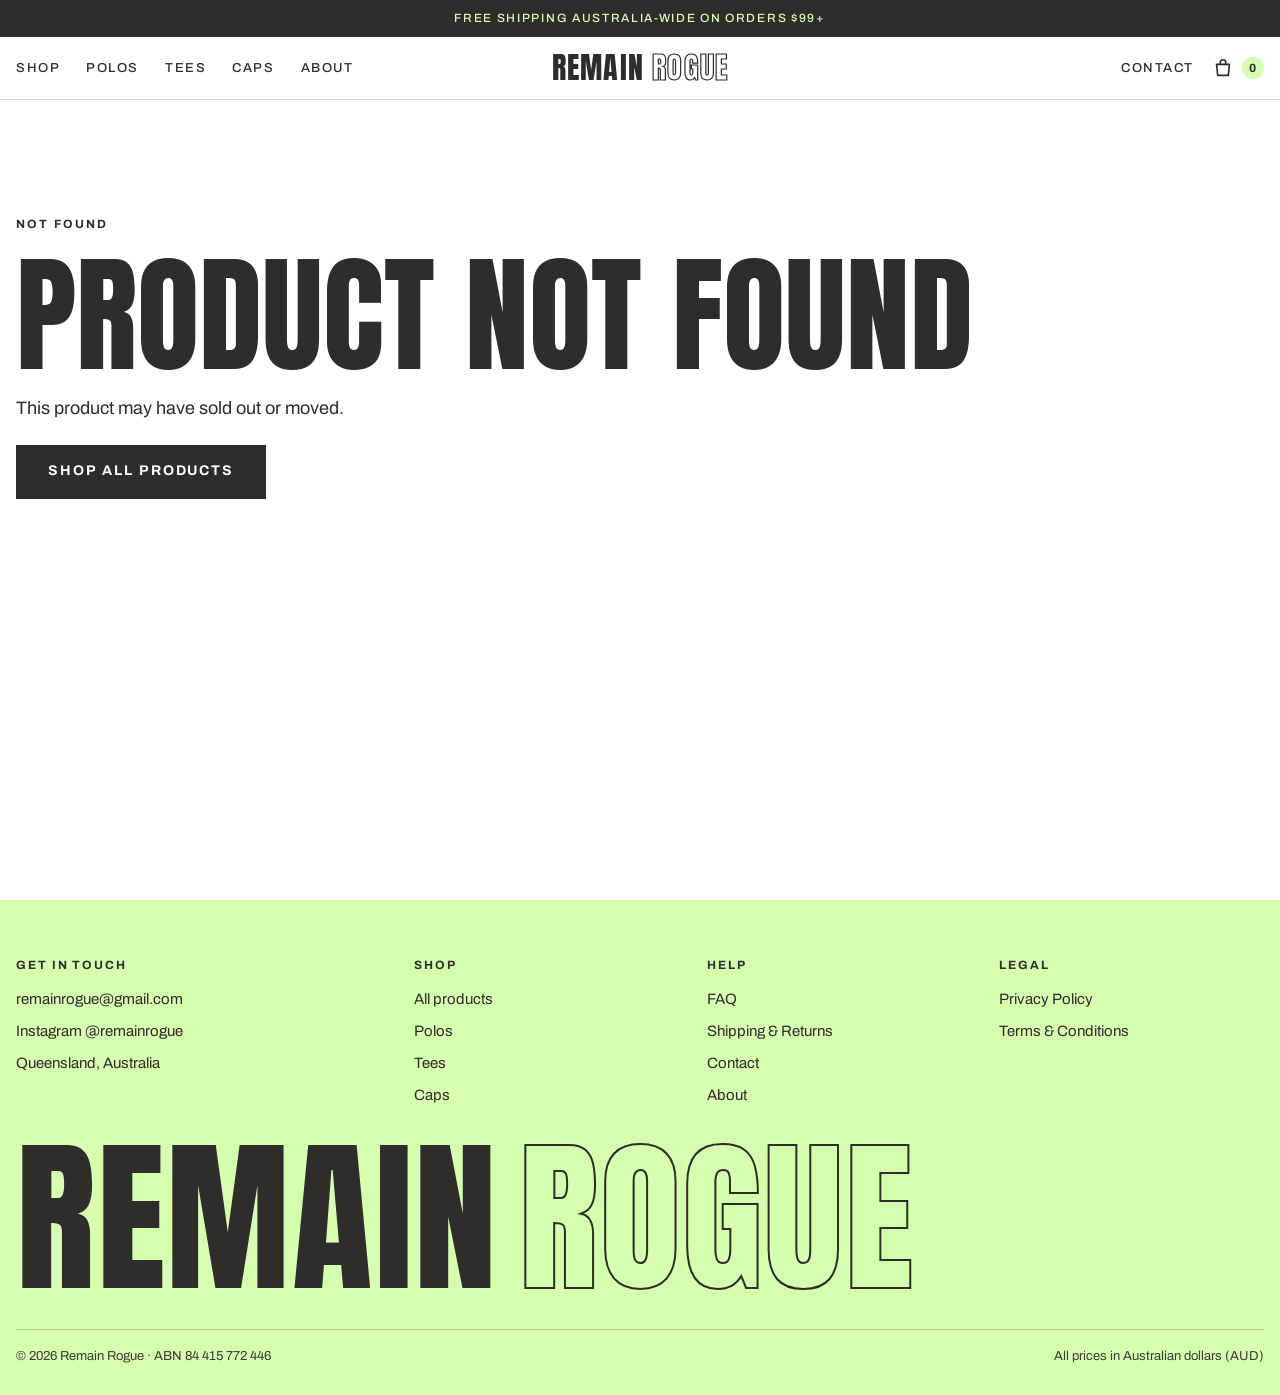
<file: product.html>
<!doctype html>
<html lang="en-AU">
<head>
<meta charset="utf-8">
<meta name="viewport" content="width=device-width, initial-scale=1, viewport-fit=cover">
<!-- Page title and description: what Google and social media show -->
<title>Product | Remain Rogue</title>
<meta name="description" content="Remain Rogue golf apparel.">


<meta property="og:site_name" content="Remain Rogue">
<meta property="og:type" content="website">
<meta property="og:title" content="Product | Remain Rogue">
<meta property="og:description" content="Remain Rogue golf apparel.">
<meta property="og:url" content="">
<meta property="og:image" content="https://www.remainrogue.com.au/assets/img/og-image.png">
<meta name="twitter:card" content="summary_large_image">
<meta name="theme-color" content="#d5feaf">
<link rel="icon" href="/assets/img/favicon-48.png" type="image/png">
<link rel="apple-touch-icon" href="/assets/img/apple-touch-icon.png">
<!-- Fonts load early so the logo doesn't flicker -->
<link rel="preload" href="/assets/fonts/anton-latin-400-normal.woff2" as="font" type="font/woff2" crossorigin>
<link rel="preload" href="/assets/fonts/archivo-latin-400-normal.woff2" as="font" type="font/woff2" crossorigin>
<link rel="preconnect" href="https://static.wixstatic.com">
<link rel="stylesheet" href="/assets/css/style.css?v=6">

</head>
<body>
<!-- Header is drawn by /assets/js/site.js -->
<div id="site-header"></div>

<main id="main">
<!-- Every product uses this one page. The web address /product/mojito tells
     the script which product from products.json to show. -->
<div class="wrap">
  <div id="product-root" class="product" aria-busy="true">
    <p>Loading…</p>
  </div>
</div>
<section class="sec tight-top" id="more" hidden>
  <div class="wrap">
    <div class="sechead"><h2>You might also like</h2><a href="/shop">Shop all</a></div>
    <div class="grid" id="more-grid"></div>
  </div>
</section>
</main>

<!-- Footer is drawn by /assets/js/site.js -->
<div id="site-footer"></div>
<script src="/assets/js/site.js?v=6" defer></script>
<script src="/assets/js/product.js?v=6" defer></script>
</body>
</html>
</file>
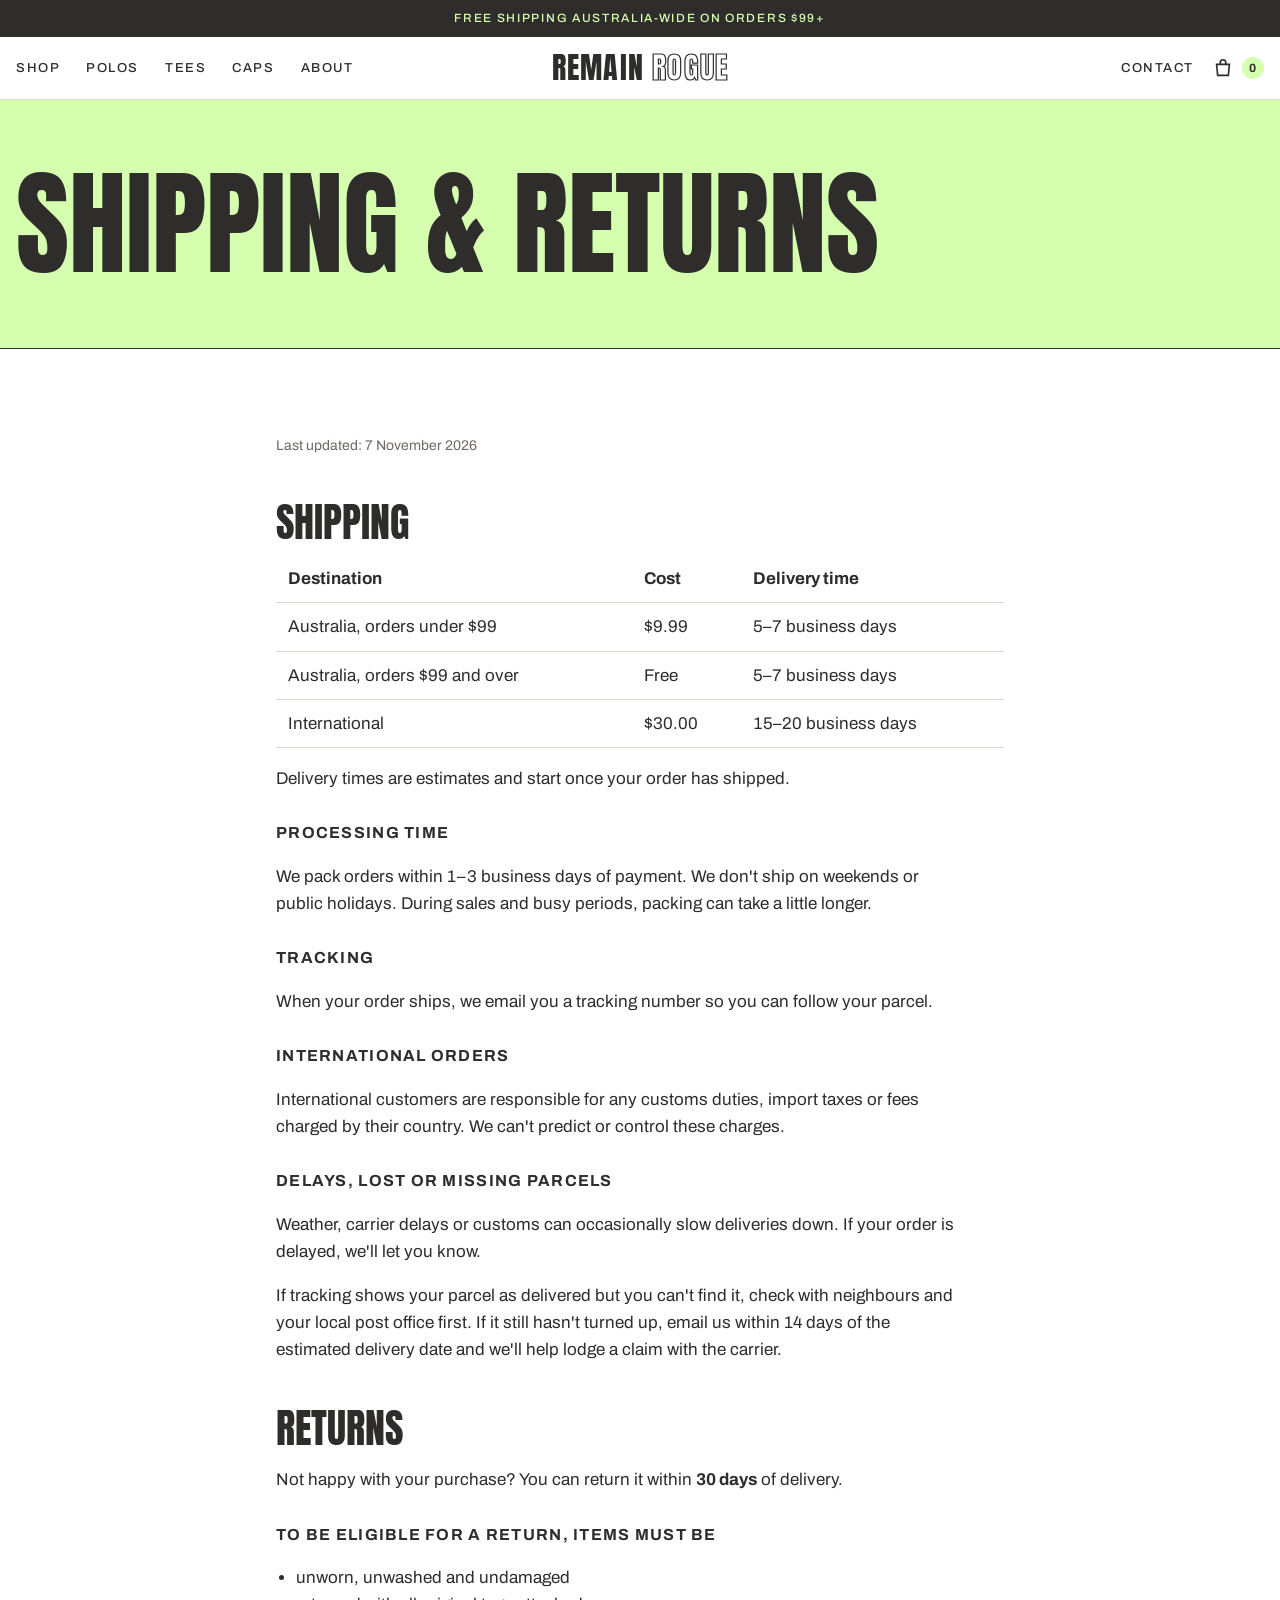
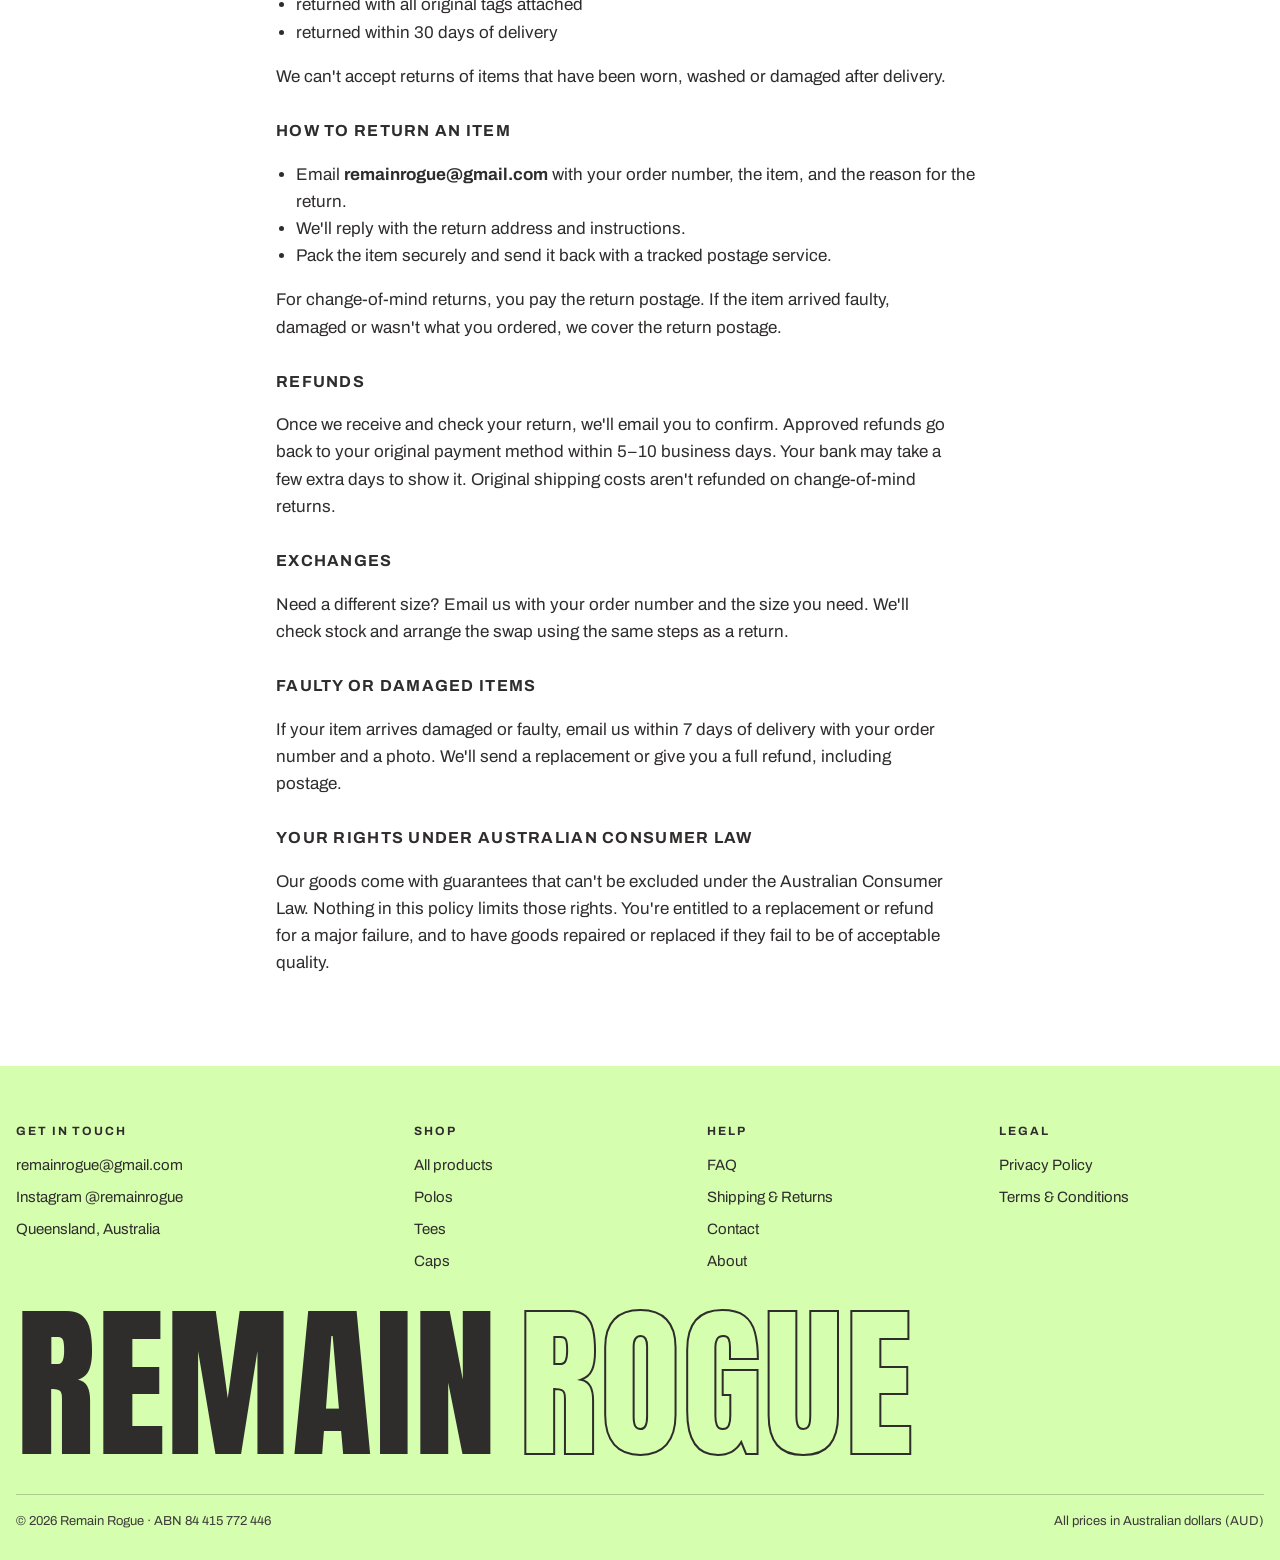
<file: shipping-returns.html>
<!doctype html>
<html lang="en-AU">
<head>
<meta charset="utf-8">
<meta name="viewport" content="width=device-width, initial-scale=1, viewport-fit=cover">
<!-- Page title and description: what Google and social media show -->
<title>Shipping & Returns | Remain Rogue</title>
<meta name="description" content="Remain Rogue shipping costs and delivery times, plus our 30-day returns and exchanges policy.">
<link rel="canonical" href="https://www.remainrogue.com.au/shipping-returns">

<meta property="og:site_name" content="Remain Rogue">
<meta property="og:type" content="website">
<meta property="og:title" content="Shipping & Returns | Remain Rogue">
<meta property="og:description" content="Remain Rogue shipping costs and delivery times, plus our 30-day returns and exchanges policy.">
<meta property="og:url" content="https://www.remainrogue.com.au/shipping-returns">
<meta property="og:image" content="https://www.remainrogue.com.au/assets/img/og-image.png">
<meta name="twitter:card" content="summary_large_image">
<meta name="theme-color" content="#d5feaf">
<link rel="icon" href="/assets/img/favicon-48.png" type="image/png">
<link rel="apple-touch-icon" href="/assets/img/apple-touch-icon.png">
<!-- Fonts load early so the logo doesn't flicker -->
<link rel="preload" href="/assets/fonts/anton-latin-400-normal.woff2" as="font" type="font/woff2" crossorigin>
<link rel="preload" href="/assets/fonts/archivo-latin-400-normal.woff2" as="font" type="font/woff2" crossorigin>
<link rel="preconnect" href="https://static.wixstatic.com">
<link rel="stylesheet" href="/assets/css/style.css?v=6">

</head>
<body>
<!-- Header is drawn by /assets/js/site.js -->
<div id="site-header"></div>

<main id="main">
<section class="pagehead"><div class="wrap"><h1>Shipping &amp; returns</h1></div></section>
<div class="wrap narrow prose">
  <p class="updated">Last updated: 7 November 2026</p>

  <h2>Shipping</h2>
  <div class="tablewrap"><table>
    <thead><tr><th>Destination</th><th>Cost</th><th>Delivery time</th></tr></thead>
    <tbody>
      <tr><td>Australia, orders under $99</td><td>$9.99</td><td>5–7 business days</td></tr>
      <tr><td>Australia, orders $99 and over</td><td>Free</td><td>5–7 business days</td></tr>
      <tr><td>International</td><td>$30.00</td><td>15–20 business days</td></tr>
    </tbody>
  </table></div>
  <p>Delivery times are estimates and start once your order has shipped.</p>

  <h3>Processing time</h3>
  <p>We pack orders within 1–3 business days of payment. We don't ship on weekends or public holidays. During sales and busy periods, packing can take a little longer.</p>

  <h3>Tracking</h3>
  <p>When your order ships, we email you a tracking number so you can follow your parcel.</p>

  <h3>International orders</h3>
  <p>International customers are responsible for any customs duties, import taxes or fees charged by their country. We can't predict or control these charges.</p>

  <h3>Delays, lost or missing parcels</h3>
  <p>Weather, carrier delays or customs can occasionally slow deliveries down. If your order is delayed, we'll let you know.</p>
  <p>If tracking shows your parcel as delivered but you can't find it, check with neighbours and your local post office first. If it still hasn't turned up, email us within 14 days of the estimated delivery date and we'll help lodge a claim with the carrier.</p>

  <h2>Returns</h2>
  <p>Not happy with your purchase? You can return it within <strong>30 days</strong> of delivery.</p>
  <h3>To be eligible for a return, items must be</h3>
  <ul>
    <li>unworn, unwashed and undamaged</li>
    <li>returned with all original tags attached</li>
    <li>returned within 30 days of delivery</li>
  </ul>
  <p>We can't accept returns of items that have been worn, washed or damaged after delivery.</p>

  <h3>How to return an item</h3>
  <ul>
    <li>Email <strong>remainrogue@gmail.com</strong> with your order number, the item, and the reason for the return.</li>
    <li>We'll reply with the return address and instructions.</li>
    <li>Pack the item securely and send it back with a tracked postage service.</li>
  </ul>
  <p>For change-of-mind returns, you pay the return postage. If the item arrived faulty, damaged or wasn't what you ordered, we cover the return postage.</p>

  <h3>Refunds</h3>
  <p>Once we receive and check your return, we'll email you to confirm. Approved refunds go back to your original payment method within 5–10 business days. Your bank may take a few extra days to show it. Original shipping costs aren't refunded on change-of-mind returns.</p>

  <h3>Exchanges</h3>
  <p>Need a different size? Email us with your order number and the size you need. We'll check stock and arrange the swap using the same steps as a return.</p>

  <h3>Faulty or damaged items</h3>
  <p>If your item arrives damaged or faulty, email us within 7 days of delivery with your order number and a photo. We'll send a replacement or give you a full refund, including postage.</p>

  <h3>Your rights under Australian Consumer Law</h3>
  <p>Our goods come with guarantees that can't be excluded under the Australian Consumer Law. Nothing in this policy limits those rights. You're entitled to a replacement or refund for a major failure, and to have goods repaired or replaced if they fail to be of acceptable quality.</p>
</div>
</main>

<!-- Footer is drawn by /assets/js/site.js -->
<div id="site-footer"></div>
<script src="/assets/js/site.js?v=6" defer></script>
</body>
</html>
</file>
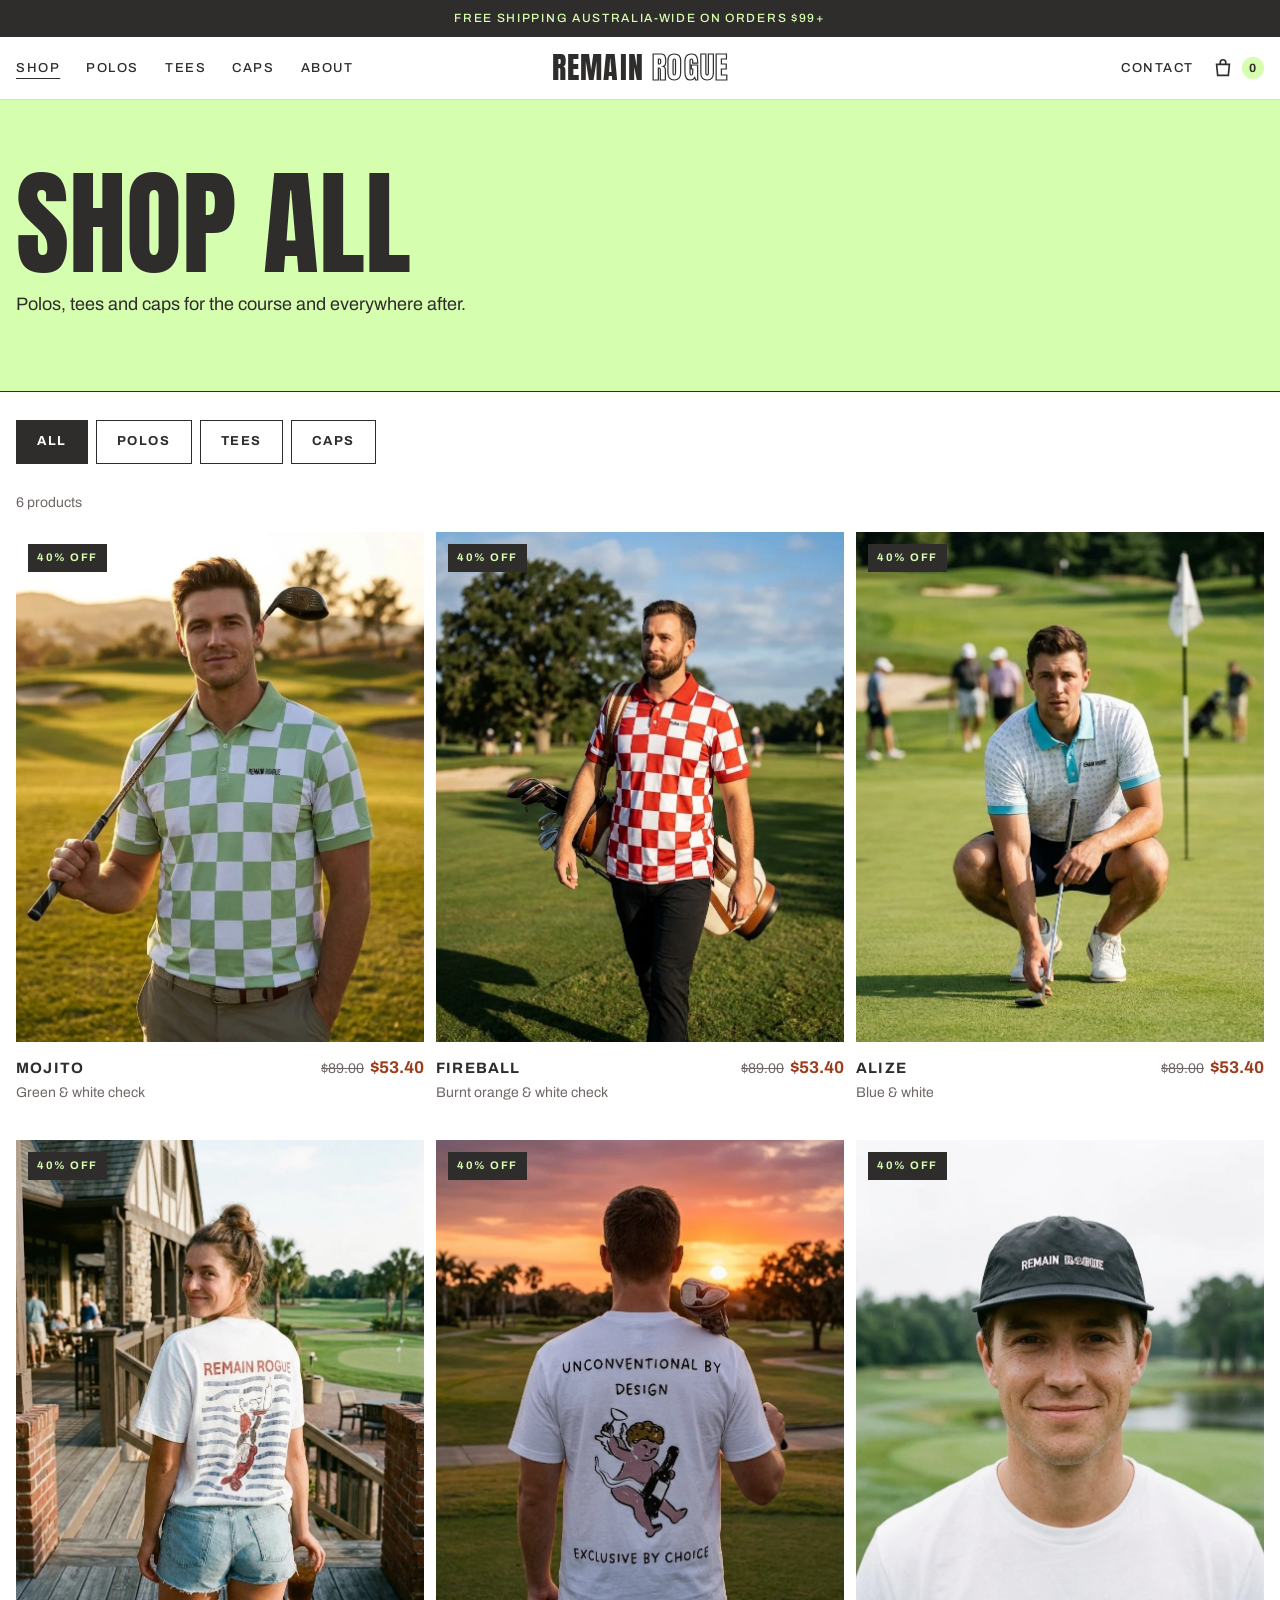
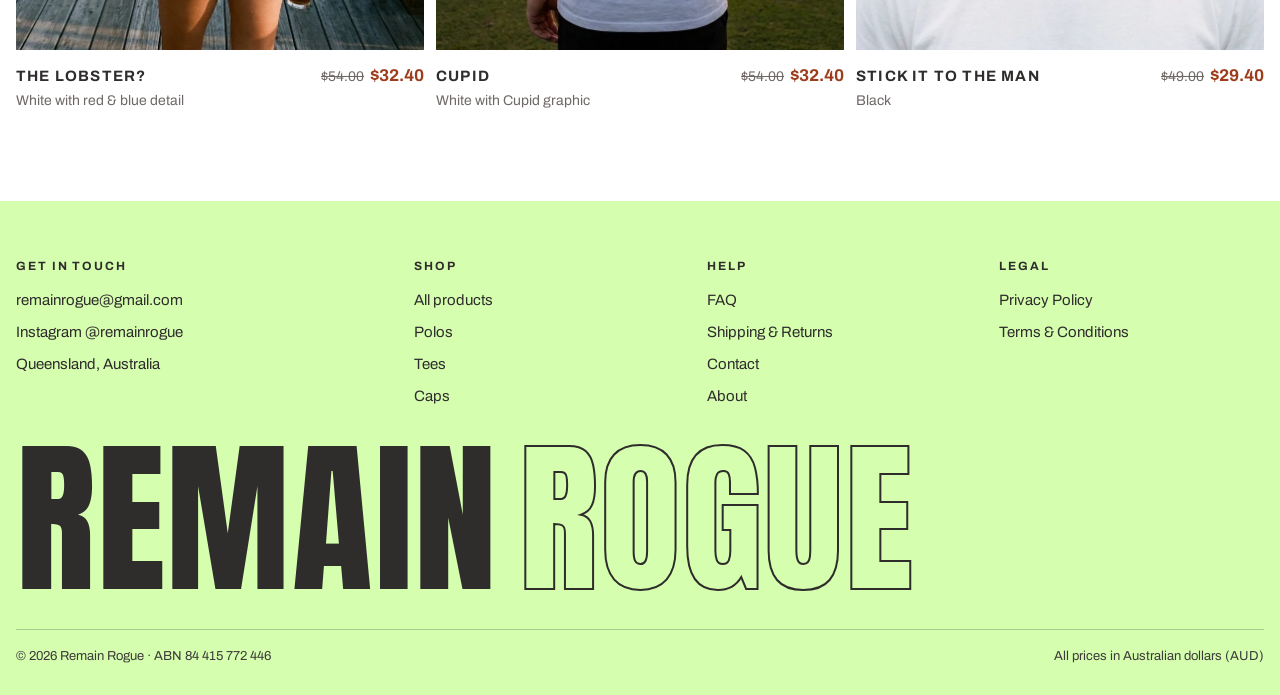
<file: shop.html>
<!doctype html>
<html lang="en-AU">
<head>
<meta charset="utf-8">
<meta name="viewport" content="width=device-width, initial-scale=1, viewport-fit=cover">
<!-- Page title and description: what Google and social media show -->
<title>Shop All | Remain Rogue</title>
<meta name="description" content="Shop Remain Rogue golf polos, tees and caps. Free shipping Australia-wide on orders over $99.">
<link rel="canonical" href="https://www.remainrogue.com.au/shop">

<meta property="og:site_name" content="Remain Rogue">
<meta property="og:type" content="website">
<meta property="og:title" content="Shop All | Remain Rogue">
<meta property="og:description" content="Shop Remain Rogue golf polos, tees and caps. Free shipping Australia-wide on orders over $99.">
<meta property="og:url" content="https://www.remainrogue.com.au/shop">
<meta property="og:image" content="https://www.remainrogue.com.au/assets/img/og-image.png">
<meta name="twitter:card" content="summary_large_image">
<meta name="theme-color" content="#d5feaf">
<link rel="icon" href="/assets/img/favicon-48.png" type="image/png">
<link rel="apple-touch-icon" href="/assets/img/apple-touch-icon.png">
<!-- Fonts load early so the logo doesn't flicker -->
<link rel="preload" href="/assets/fonts/anton-latin-400-normal.woff2" as="font" type="font/woff2" crossorigin>
<link rel="preload" href="/assets/fonts/archivo-latin-400-normal.woff2" as="font" type="font/woff2" crossorigin>
<link rel="preconnect" href="https://static.wixstatic.com">
<link rel="stylesheet" href="/assets/css/style.css?v=6">

</head>
<body>
<!-- Header is drawn by /assets/js/site.js -->
<div id="site-header"></div>

<main id="main">
<section class="pagehead"><div class="wrap"><h1 id="shop-title">Shop all</h1><p>Polos, tees and caps for the course and everywhere after.</p></div></section>
<section class="sec" style="padding-top:28px">
  <div class="wrap">
    <!-- Category filter buttons. Categories come from products.json -->
    <div class="filters" id="filters" role="group" aria-label="Filter by category"></div>
    <h2 class="visually-hidden">Products</h2>
    <p class="count" id="count" aria-live="polite"></p>
    <div class="grid" id="grid"></div>
  </div>
</section>
</main>

<!-- Footer is drawn by /assets/js/site.js -->
<div id="site-footer"></div>
<script src="/assets/js/site.js?v=6" defer></script>
<script src="/assets/js/shop.js?v=6" defer></script>
</body>
</html>
</file>
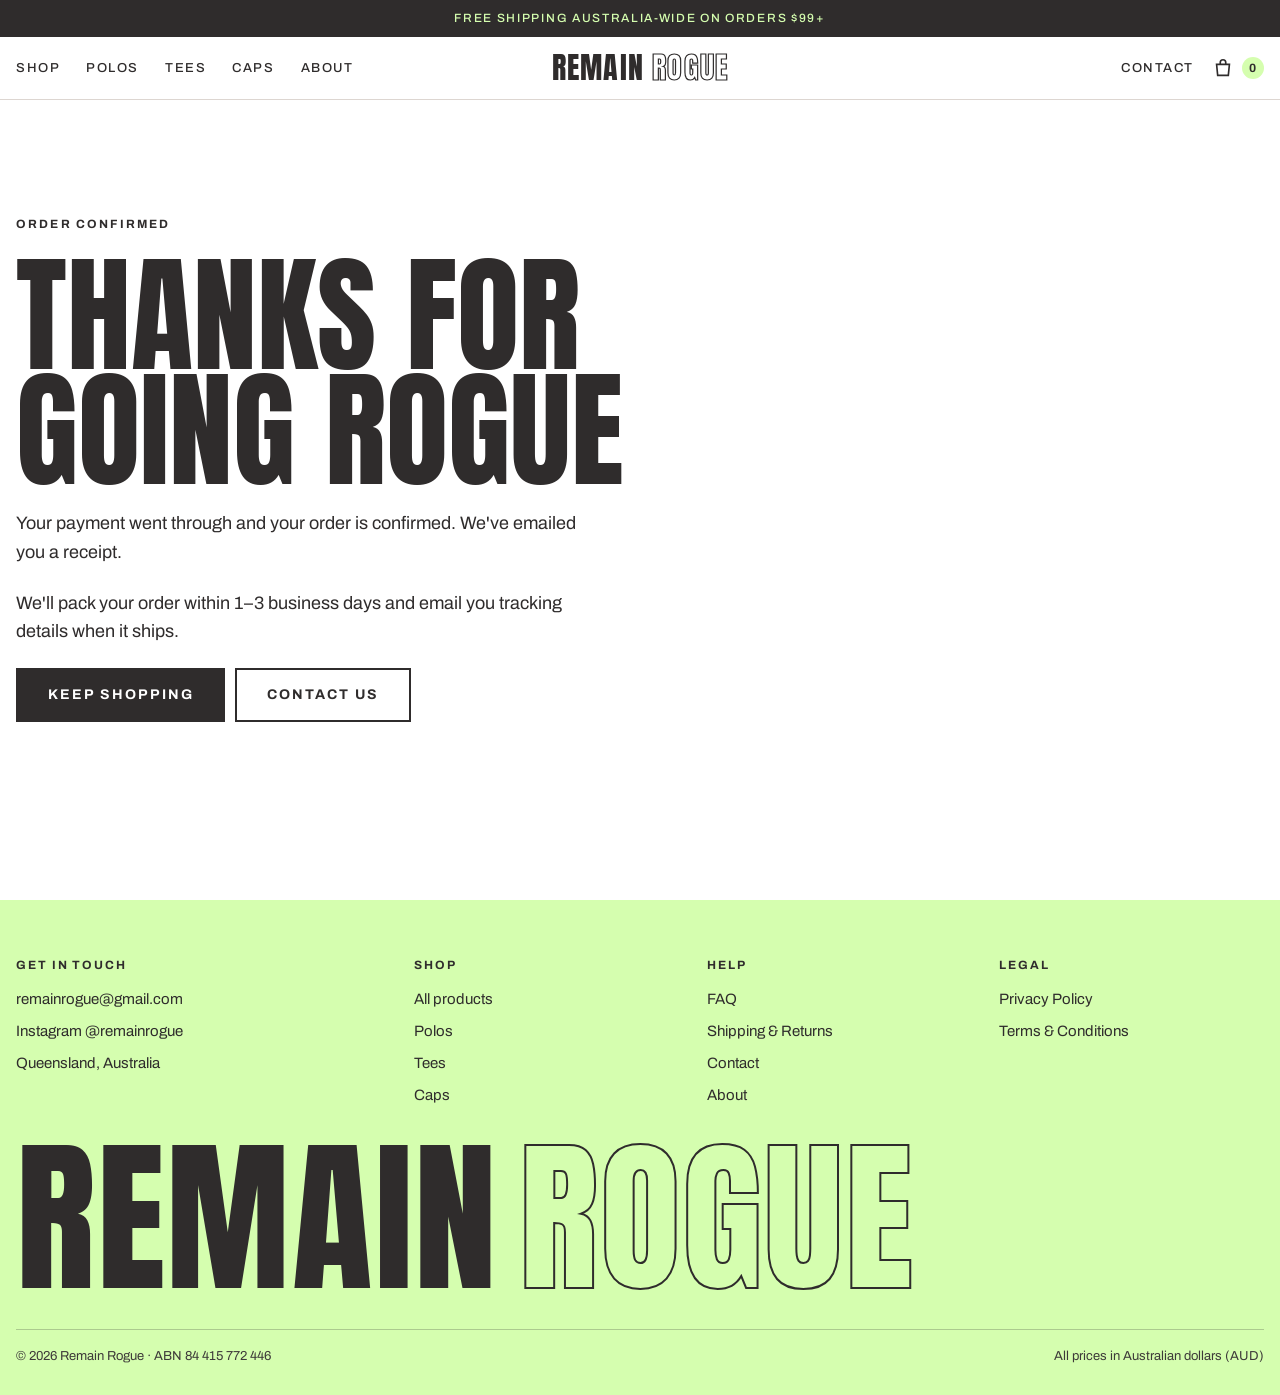
<file: success.html>
<!doctype html>
<html lang="en-AU">
<head>
<meta charset="utf-8">
<meta name="viewport" content="width=device-width, initial-scale=1, viewport-fit=cover">
<!-- Page title and description: what Google and social media show -->
<title>Order Confirmed | Remain Rogue</title>
<meta name="description" content="Thanks for your Remain Rogue order.">
<link rel="canonical" href="https://www.remainrogue.com.au/success">
<meta name="robots" content="noindex">
<meta property="og:site_name" content="Remain Rogue">
<meta property="og:type" content="website">
<meta property="og:title" content="Order Confirmed | Remain Rogue">
<meta property="og:description" content="Thanks for your Remain Rogue order.">
<meta property="og:url" content="https://www.remainrogue.com.au/success">
<meta property="og:image" content="https://www.remainrogue.com.au/assets/img/og-image.png">
<meta name="twitter:card" content="summary_large_image">
<meta name="theme-color" content="#d5feaf">
<link rel="icon" href="/assets/img/favicon-48.png" type="image/png">
<link rel="apple-touch-icon" href="/assets/img/apple-touch-icon.png">
<!-- Fonts load early so the logo doesn't flicker -->
<link rel="preload" href="/assets/fonts/anton-latin-400-normal.woff2" as="font" type="font/woff2" crossorigin>
<link rel="preload" href="/assets/fonts/archivo-latin-400-normal.woff2" as="font" type="font/woff2" crossorigin>
<link rel="preconnect" href="https://static.wixstatic.com">
<link rel="stylesheet" href="/assets/css/style.css?v=6">

</head>
<body>
<!-- Header is drawn by /assets/js/site.js -->
<div id="site-header"></div>

<main id="main">
<div class="wrap result">
  <div class="eyebrow">Order confirmed</div>
  <h1>Thanks for<br>going rogue</h1>
  <p id="order-msg">Your payment went through and your order is confirmed. We've emailed you a receipt.</p>
  <p>We'll pack your order within 1–3 business days and email you tracking details when it ships.</p>
  <div class="actions"><a class="btn" href="/shop">Keep shopping</a><a class="btn outline" href="/contact">Contact us</a></div>
</div>
</main>

<!-- Footer is drawn by /assets/js/site.js -->
<div id="site-footer"></div>
<script src="/assets/js/site.js?v=6" defer></script>
<script src="/assets/js/success.js?v=6" defer></script>
</body>
</html>
</file>
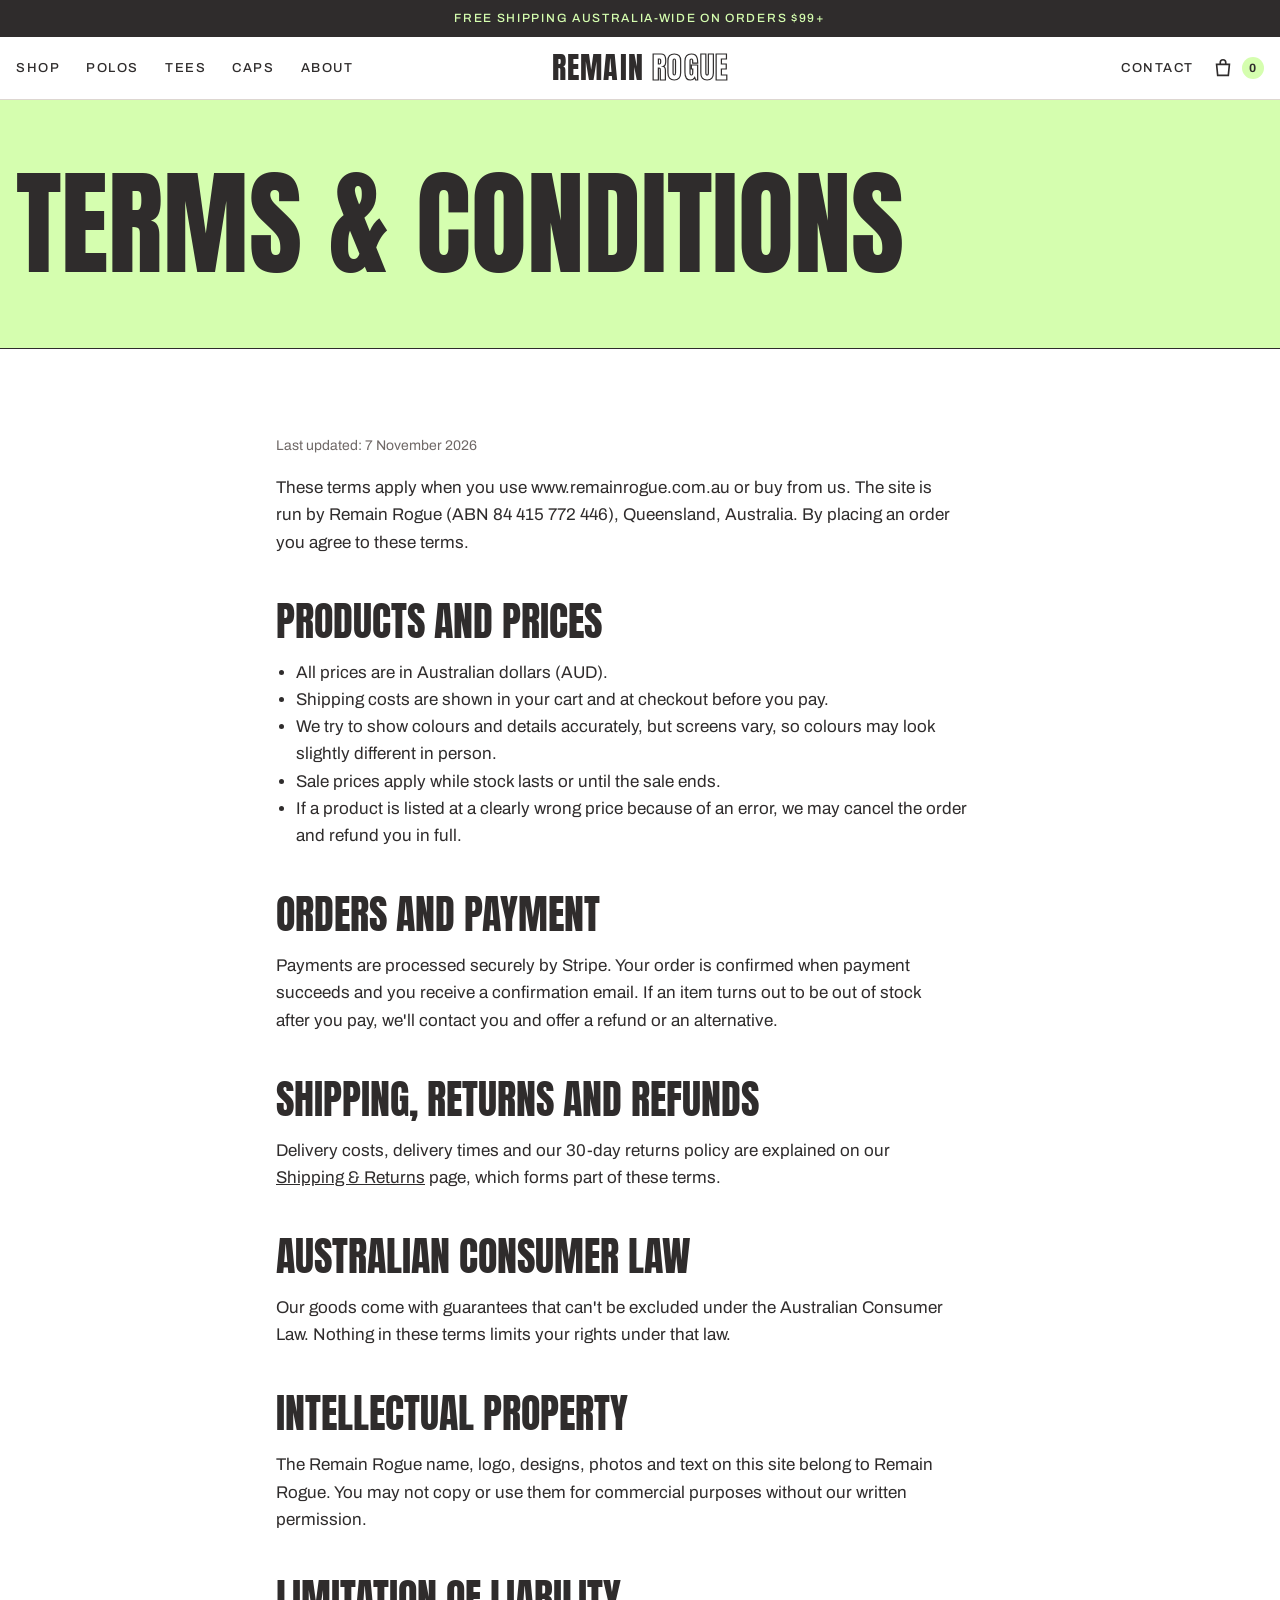
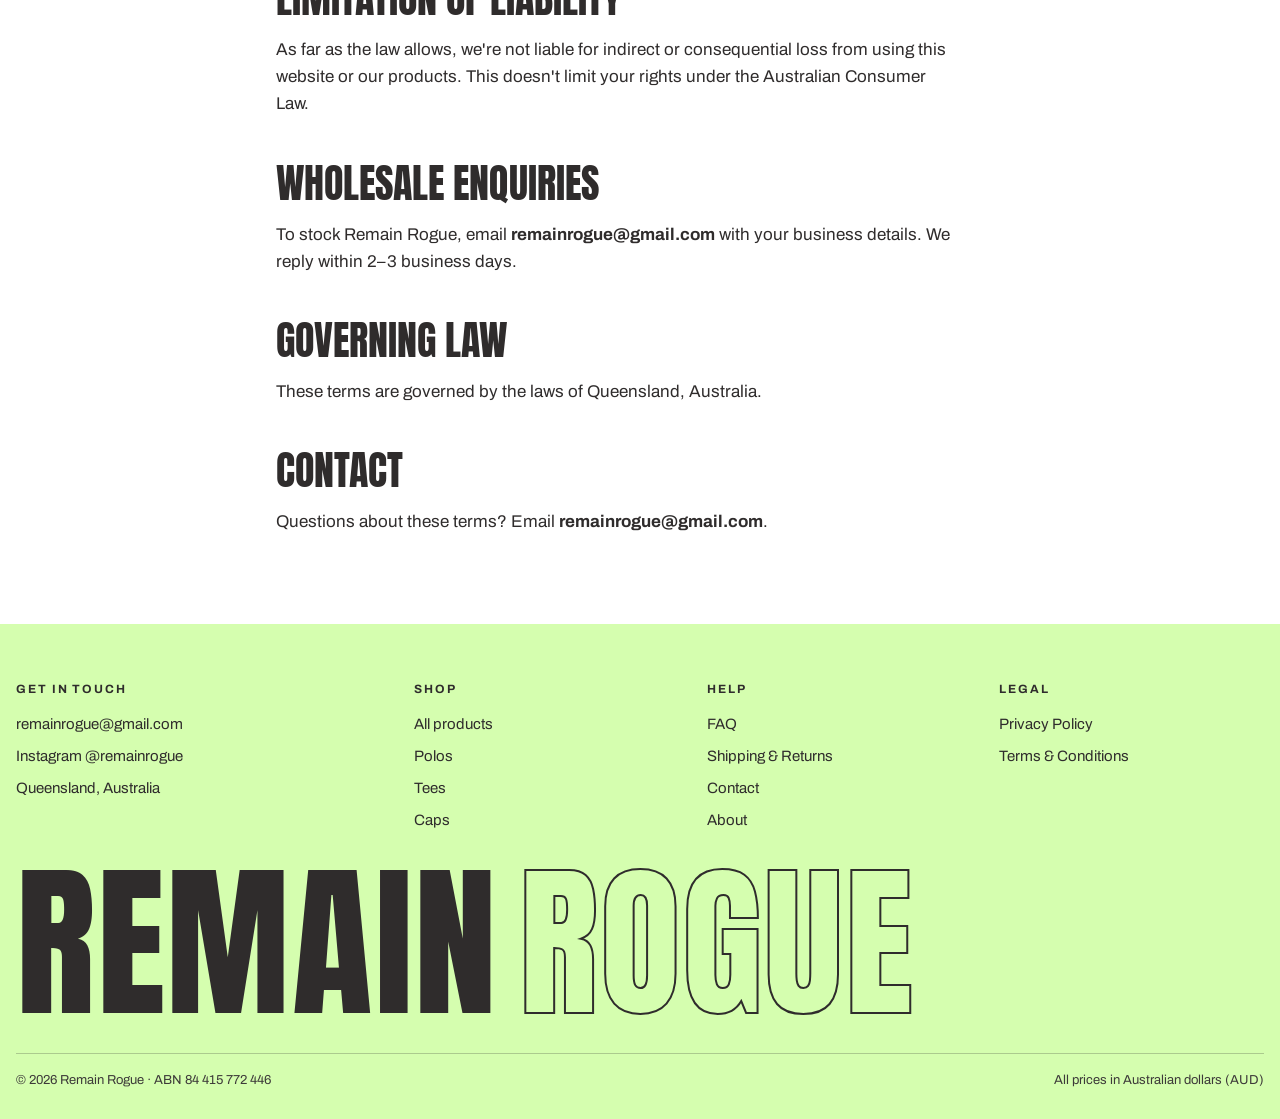
<file: terms.html>
<!doctype html>
<html lang="en-AU">
<head>
<meta charset="utf-8">
<meta name="viewport" content="width=device-width, initial-scale=1, viewport-fit=cover">
<!-- Page title and description: what Google and social media show -->
<title>Terms & Conditions | Remain Rogue</title>
<meta name="description" content="Terms and conditions for buying from Remain Rogue online.">
<link rel="canonical" href="https://www.remainrogue.com.au/terms">

<meta property="og:site_name" content="Remain Rogue">
<meta property="og:type" content="website">
<meta property="og:title" content="Terms & Conditions | Remain Rogue">
<meta property="og:description" content="Terms and conditions for buying from Remain Rogue online.">
<meta property="og:url" content="https://www.remainrogue.com.au/terms">
<meta property="og:image" content="https://www.remainrogue.com.au/assets/img/og-image.png">
<meta name="twitter:card" content="summary_large_image">
<meta name="theme-color" content="#d5feaf">
<link rel="icon" href="/assets/img/favicon-48.png" type="image/png">
<link rel="apple-touch-icon" href="/assets/img/apple-touch-icon.png">
<!-- Fonts load early so the logo doesn't flicker -->
<link rel="preload" href="/assets/fonts/anton-latin-400-normal.woff2" as="font" type="font/woff2" crossorigin>
<link rel="preload" href="/assets/fonts/archivo-latin-400-normal.woff2" as="font" type="font/woff2" crossorigin>
<link rel="preconnect" href="https://static.wixstatic.com">
<link rel="stylesheet" href="/assets/css/style.css?v=6">

</head>
<body>
<!-- Header is drawn by /assets/js/site.js -->
<div id="site-header"></div>

<main id="main">
<section class="pagehead"><div class="wrap"><h1>Terms &amp; conditions</h1></div></section>
<div class="wrap narrow prose">
  <p class="updated">Last updated: 7 November 2026</p>
  <p>These terms apply when you use www.remainrogue.com.au or buy from us. The site is run by Remain Rogue (ABN 84 415 772 446), Queensland, Australia. By placing an order you agree to these terms.</p>

  <h2>Products and prices</h2>
  <ul>
    <li>All prices are in Australian dollars (AUD).</li>
    <li>Shipping costs are shown in your cart and at checkout before you pay.</li>
    <li>We try to show colours and details accurately, but screens vary, so colours may look slightly different in person.</li>
    <li>Sale prices apply while stock lasts or until the sale ends.</li>
    <li>If a product is listed at a clearly wrong price because of an error, we may cancel the order and refund you in full.</li>
  </ul>

  <h2>Orders and payment</h2>
  <p>Payments are processed securely by Stripe. Your order is confirmed when payment succeeds and you receive a confirmation email. If an item turns out to be out of stock after you pay, we'll contact you and offer a refund or an alternative.</p>

  <h2>Shipping, returns and refunds</h2>
  <p>Delivery costs, delivery times and our 30-day returns policy are explained on our <a href="/shipping-returns">Shipping &amp; Returns</a> page, which forms part of these terms.</p>

  <h2>Australian Consumer Law</h2>
  <p>Our goods come with guarantees that can't be excluded under the Australian Consumer Law. Nothing in these terms limits your rights under that law.</p>

  <h2>Intellectual property</h2>
  <p>The Remain Rogue name, logo, designs, photos and text on this site belong to Remain Rogue. You may not copy or use them for commercial purposes without our written permission.</p>

  <h2>Limitation of liability</h2>
  <p>As far as the law allows, we're not liable for indirect or consequential loss from using this website or our products. This doesn't limit your rights under the Australian Consumer Law.</p>

  <h2>Wholesale enquiries</h2>
  <p>To stock Remain Rogue, email <strong>remainrogue@gmail.com</strong> with your business details. We reply within 2–3 business days.</p>

  <h2>Governing law</h2>
  <p>These terms are governed by the laws of Queensland, Australia.</p>

  <h2>Contact</h2>
  <p>Questions about these terms? Email <strong>remainrogue@gmail.com</strong>.</p>
</div>
</main>

<!-- Footer is drawn by /assets/js/site.js -->
<div id="site-footer"></div>
<script src="/assets/js/site.js?v=6" defer></script>
</body>
</html>
</file>
<file: assets/css/style.css>
/* ==========================================================================
   REMAIN ROGUE — main stylesheet
   One file styles every page. Colours and fonts are set once in :root below,
   so changing a colour there changes it across the whole site.
   ========================================================================== */

/* ---------- Fonts (free, self-hosted, SIL Open Font Licence) ---------- */
@font-face{font-family:"Anton";src:url("/assets/fonts/anton-latin-400-normal.woff2") format("woff2");font-weight:400;font-display:swap}
@font-face{font-family:"Archivo";src:url("/assets/fonts/archivo-latin-400-normal.woff2") format("woff2");font-weight:400;font-display:swap}
@font-face{font-family:"Archivo";src:url("/assets/fonts/archivo-latin-500-normal.woff2") format("woff2");font-weight:500;font-display:swap}
@font-face{font-family:"Archivo";src:url("/assets/fonts/archivo-latin-700-normal.woff2") format("woff2");font-weight:700;font-display:swap}

/* ---------- Brand colours and fonts ---------- */
:root{
  --paper:#ffffff;   /* page background */
  --stone:#ece6e1;   /* behind product photos */
  --ink:#2f2c2c;     /* main text colour (brand charcoal) */
  --muted:#6f6866;   /* secondary text */
  --lime:#d5feaf;    /* brand lime */
  --line:#ddd6d1;    /* thin borders */
  --sale:#9c3d1c;    /* sale price colour */
  --error:#a3231c;
  --display:"Anton","Arial Narrow",Impact,sans-serif;  /* logo + headings */
  --body:"Archivo","Helvetica Neue",Arial,sans-serif;  /* everything else */
  color-scheme:light;
}

/* ---------- Basics ---------- */
*{box-sizing:border-box}
html{-webkit-text-size-adjust:100%}
body{margin:0;background:var(--paper);color:var(--ink);font-family:var(--body);font-size:17px;line-height:1.6}
img{max-width:100%;display:block}
a{color:inherit}
h1,h2,h3{text-wrap:balance}
:focus-visible{outline:2px solid var(--ink);outline-offset:3px}
.wrap{max-width:1320px;margin:0 auto;padding-left:max(16px,env(safe-area-inset-left,0px));padding-right:max(16px,env(safe-area-inset-right,0px))}
.narrow{max-width:760px}
.skip{position:absolute;left:-999px;top:0;background:var(--ink);color:var(--paper);padding:10px 14px;z-index:50}
.skip:focus{left:8px}
.visually-hidden{position:absolute!important;width:1px;height:1px;overflow:hidden;clip:rect(0 0 0 0);white-space:nowrap}
[hidden]{display:none!important}

/* ---------- Announcement bar ---------- */
.announce{background:var(--ink);color:var(--lime);text-align:center;font-size:12px;letter-spacing:.14em;text-transform:uppercase;font-weight:500}
.announce .wrap{padding-block:9px}

/* ---------- Header ---------- */
.site-header{position:sticky;top:0;z-index:30;background:var(--paper);border-bottom:1px solid var(--line)}
.bar{display:grid;grid-template-columns:1fr auto 1fr;align-items:center;padding-block:14px;gap:16px}
.nav-left{display:flex;align-items:center;gap:20px}
nav.main{display:flex;gap:26px;font-size:13px;letter-spacing:.12em;text-transform:uppercase;font-weight:500}
nav.main a{text-decoration:none;padding-block:6px}
nav.main a:hover,nav.main a[aria-current="page"]{text-decoration:underline;text-underline-offset:6px}
.logo{font-family:var(--display);font-size:30px;letter-spacing:.04em;text-decoration:none;line-height:1;white-space:nowrap}
.hollow{color:transparent;-webkit-text-stroke:1.2px var(--ink)}
.logo .hollow{margin-left:0}
.tools{display:flex;justify-content:flex-end;align-items:center;gap:18px;font-size:13px;letter-spacing:.12em;text-transform:uppercase;font-weight:500}
.tools a{text-decoration:none}
.cartlink{display:inline-flex;align-items:center;gap:8px;padding:6px 0}
.cartlink svg{width:22px;height:22px}
.badge{display:inline-grid;place-items:center;min-width:22px;height:22px;padding:0 6px;border-radius:11px;background:var(--lime);color:var(--ink);font-size:12px;font-weight:700;font-variant-numeric:tabular-nums}
.badge.bump{animation:bump .35s ease}
@keyframes bump{50%{transform:scale(1.3)}}
.menu-btn{display:none;background:none;border:0;padding:8px;margin-left:-8px;cursor:pointer}
.menu-btn span{display:block;width:22px;height:2px;background:var(--ink);margin:5px 0}
.mobile-nav{border-top:1px solid var(--line);background:var(--paper)}
.mobile-nav a{display:block;padding:14px 0;border-bottom:1px solid var(--line);text-decoration:none;font-size:15px;letter-spacing:.12em;text-transform:uppercase;font-weight:500}

/* ---------- Buttons ---------- */
.btn{display:inline-flex;align-items:center;justify-content:center;gap:10px;min-height:54px;padding:0 30px;background:var(--ink);color:var(--paper);text-decoration:none;font:inherit;font-size:14px;font-weight:700;letter-spacing:.14em;text-transform:uppercase;border:2px solid var(--ink);cursor:pointer;transition:background .15s,color .15s}
.btn:hover{background:transparent;color:var(--ink)}
.btn.light{background:var(--paper);color:var(--ink);border-color:var(--paper)}
.btn.light:hover{background:transparent;color:var(--paper)}
.btn.outline{background:transparent;color:var(--ink)}
.btn.outline:hover{background:var(--ink);color:var(--paper)}
.btn.block{width:100%}
.btn[disabled]{opacity:.5;cursor:not-allowed}
.btn.added{background:var(--lime);border-color:var(--lime);color:var(--ink)}

/* ---------- Hero (home) ---------- */
.hero{position:relative;background:var(--lime);overflow:hidden;border-bottom:1px solid var(--ink)}
.hero .contours{position:absolute;inset:0;width:100%;height:100%}
.hero .wrap{position:relative;padding-block:clamp(48px,8vw,104px);display:grid;gap:28px}
.eyebrow{font-size:12px;letter-spacing:.18em;text-transform:uppercase;font-weight:700}
.big{font-family:var(--display);font-weight:400;line-height:.86;text-transform:uppercase;font-size:clamp(76px,17vw,250px);letter-spacing:.01em;margin:0}
.big .hollow{display:block;-webkit-text-stroke-width:2px}
.hero-foot{display:flex;flex-wrap:wrap;gap:20px 40px;align-items:end;justify-content:space-between}
.hero p{max-width:34ch;margin:0;font-size:19px}

/* ---------- Page headings and sections ---------- */
.sec{padding-block:clamp(48px,7vw,88px)}
.sec.tight-top{padding-top:0}
.sechead{display:flex;justify-content:space-between;align-items:end;gap:16px;margin-bottom:24px;flex-wrap:wrap}
.h2,.sechead h2{font-family:var(--display);font-weight:400;font-size:clamp(32px,4.4vw,52px);line-height:1;margin:0;letter-spacing:.01em;text-transform:uppercase}
.sechead a,.textlink{font-size:13px;letter-spacing:.12em;text-transform:uppercase;font-weight:700;text-underline-offset:5px}
.pagehead{background:var(--lime);border-bottom:1px solid var(--ink)}
.pagehead .wrap{padding-block:clamp(36px,6vw,72px)}
.pagehead h1{font-family:var(--display);font-weight:400;font-size:clamp(48px,9vw,120px);line-height:.9;margin:0;text-transform:uppercase}
.pagehead p{margin:14px 0 0;max-width:52ch;font-size:18px}

/* ---------- Category tiles ---------- */
.tiles{display:grid;grid-template-columns:repeat(3,1fr);gap:12px}
.tile{position:relative;display:block;aspect-ratio:4/5;max-width:100%;background:var(--stone);overflow:hidden;text-decoration:none}
.tile img{width:100%;height:100%;object-fit:cover;transition:transform .5s ease}
.tile:hover img{transform:scale(1.04)}
.tile .label{position:absolute;left:18px;right:18px;bottom:18px;display:flex;justify-content:space-between;align-items:end;gap:10px}
.tile h3{font-family:var(--display);font-weight:400;font-size:clamp(34px,4vw,54px);line-height:1;margin:0;text-transform:uppercase;color:var(--paper);text-shadow:0 2px 18px rgba(0,0,0,.35)}
.tile .go{font-size:12px;letter-spacing:.14em;text-transform:uppercase;font-weight:700;background:var(--paper);padding:8px 12px;white-space:nowrap}

/* ---------- Product cards ---------- */
.grid{display:grid;grid-template-columns:repeat(3,1fr);gap:36px 12px}
.card{display:grid;gap:12px;align-content:start;text-decoration:none}
.ph{position:relative;aspect-ratio:4/5;max-width:100%;background:var(--stone);overflow:hidden}
.ph img{width:100%;height:100%;object-fit:cover;transition:transform .5s ease}
.card:hover .ph img{transform:scale(1.03)}
.tag{position:absolute;top:12px;left:12px;background:var(--ink);color:var(--lime);font-size:11px;letter-spacing:.14em;text-transform:uppercase;font-weight:700;padding:5px 9px}
.meta{display:flex;justify-content:space-between;gap:12px;align-items:baseline}
.meta h3{margin:0;font-size:15px;font-weight:700;letter-spacing:.08em;text-transform:uppercase}
.sub{font-size:14px;color:var(--muted);margin-top:2px}
.price{text-align:right;white-space:nowrap;font-variant-numeric:tabular-nums}
.price s{color:var(--muted);font-size:14px;margin-right:6px}
.price b{color:var(--sale)}

/* ---------- Shop filters ---------- */
.filters{display:flex;flex-wrap:wrap;gap:8px;margin-bottom:28px}
.chip{min-height:44px;padding:0 20px;border:1.5px solid var(--ink);background:var(--paper);color:var(--ink);font:inherit;font-size:13px;font-weight:700;letter-spacing:.12em;text-transform:uppercase;cursor:pointer}
.chip[aria-pressed="true"]{background:var(--ink);color:var(--paper)}
.count{color:var(--muted);font-size:14px;margin:0 0 18px}

/* ---------- Product page ---------- */
.product{display:grid;grid-template-columns:1.15fr .85fr;gap:clamp(24px,4vw,56px);padding-block:32px clamp(48px,7vw,88px)}
.gallery{display:grid;gap:10px;min-width:0}
.gallery .main{aspect-ratio:4/5;background:var(--stone);overflow:hidden}
.gallery .main img{width:100%;height:100%;object-fit:contain}
.thumbs{display:grid;grid-template-columns:repeat(5,1fr);gap:8px}
.thumbs button{padding:0;border:2px solid transparent;background:var(--stone);aspect-ratio:4/5;cursor:pointer;overflow:hidden}
.thumbs button[aria-current="true"]{border-color:var(--ink)}
.thumbs img{width:100%;height:100%;object-fit:cover}
.buybox{display:grid;gap:22px;align-content:start;min-width:0;position:sticky;top:96px}
.crumbs{font-size:13px;color:var(--muted);letter-spacing:.06em}
.crumbs a{text-decoration:none}
.crumbs a:hover{text-decoration:underline}
.buybox h1{font-family:var(--display);font-weight:400;font-size:clamp(44px,5.5vw,72px);line-height:.95;margin:0;text-transform:uppercase}
.bigprice{font-size:24px;font-variant-numeric:tabular-nums}
.bigprice s{color:var(--muted);font-size:18px;margin-right:10px}
.bigprice b{color:var(--sale)}
.save{display:inline-block;margin-left:10px;background:var(--lime);font-size:12px;font-weight:700;letter-spacing:.12em;text-transform:uppercase;padding:4px 8px;vertical-align:middle}
.field-label{font-size:13px;letter-spacing:.14em;text-transform:uppercase;font-weight:700;margin:0 0 10px;display:flex;justify-content:space-between}
.sizes{display:flex;gap:8px;flex-wrap:wrap}
.sizes button{min-width:56px;height:50px;border:1.5px solid var(--line);background:var(--paper);font:inherit;font-size:15px;font-weight:500;cursor:pointer;color:var(--ink)}
.sizes button:hover{border-color:var(--ink)}
.sizes button[aria-pressed="true"]{border-color:var(--ink);background:var(--ink);color:var(--paper)}
.fit{background:var(--stone);padding:12px 14px;font-size:15px}
.err{color:var(--error);font-size:15px;margin:8px 0 0;font-weight:500}
.qty{display:inline-flex;border:1.5px solid var(--ink);height:50px}
.qty button{width:46px;border:0;background:var(--paper);font-size:20px;cursor:pointer;color:var(--ink)}
.qty input{width:52px;border:0;text-align:center;font:inherit;font-size:16px;font-variant-numeric:tabular-nums;background:var(--paper);color:var(--ink);-moz-appearance:textfield}
.qty input::-webkit-inner-spin-button,.qty input::-webkit-outer-spin-button{-webkit-appearance:none;margin:0}
.buyrow{display:flex;gap:10px;flex-wrap:wrap}
.buyrow .btn{flex:1 1 220px}
.details{border-top:1px solid var(--line)}
.details details{border-bottom:1px solid var(--line)}
.details summary{cursor:pointer;padding:16px 0;font-size:13px;letter-spacing:.14em;text-transform:uppercase;font-weight:700;list-style:none;display:flex;justify-content:space-between}
.details summary::after{content:"+";font-size:18px}
.details details[open] summary::after{content:"–"}
.details details p{margin:0 0 16px}

/* ---------- Cart ---------- */
.cart{display:grid;grid-template-columns:1fr 380px;gap:clamp(24px,4vw,56px);align-items:start;padding-block:32px clamp(48px,7vw,88px)}
.lines{display:grid;min-width:0}
.line{display:grid;grid-template-columns:110px 1fr auto;gap:18px;padding:20px 0;border-bottom:1px solid var(--line);align-items:start}
.line:first-child{border-top:1px solid var(--line)}
.line .thumb{aspect-ratio:4/5;background:var(--stone);overflow:hidden}
.line .thumb img{width:100%;height:100%;object-fit:cover}
.line h3{margin:0;font-size:15px;letter-spacing:.08em;text-transform:uppercase}
.line h3 a{text-decoration:none}
.line .controls{display:flex;gap:16px;align-items:center;margin-top:12px;flex-wrap:wrap}
.line .qty{height:42px}
.line .qty button{width:38px}
.line .qty input{width:42px}
.remove{background:none;border:0;padding:6px 0;font:inherit;font-size:14px;text-decoration:underline;text-underline-offset:4px;cursor:pointer;color:var(--muted)}
.line .lineprice{text-align:right;font-weight:700;font-variant-numeric:tabular-nums;white-space:nowrap}
.summary{background:var(--stone);padding:24px;display:grid;gap:16px;position:sticky;top:96px}
.summary h2{font-family:var(--display);font-weight:400;font-size:32px;line-height:1;margin:0;text-transform:uppercase}
.row{display:flex;justify-content:space-between;gap:12px;font-variant-numeric:tabular-nums}
.row.total{font-size:20px;font-weight:700;border-top:1px solid var(--ink);padding-top:14px}
.summary select{width:100%;min-height:50px;font:inherit;padding:0 12px;border:1.5px solid var(--ink);background:var(--paper);color:var(--ink)}
.progress{font-size:14px;background:var(--paper);padding:10px 12px}
.progress .barline{height:6px;background:var(--line);margin-top:8px}
.progress .barline span{display:block;height:100%;background:var(--ink)}
.small{font-size:14px;color:var(--muted);margin:0}
.empty{padding-block:60px;display:grid;gap:20px;justify-items:start}

/* ---------- Text pages (About, policies, FAQ) ---------- */
.prose{padding-block:clamp(36px,6vw,72px)}
.prose h2{font-family:var(--display);font-weight:400;font-size:clamp(28px,3.4vw,40px);line-height:1.05;margin:44px 0 12px;text-transform:uppercase}
.prose h3{font-size:16px;letter-spacing:.08em;text-transform:uppercase;margin:28px 0 8px}
.prose p,.prose li{max-width:68ch}
.prose ul{padding-left:20px}
.prose table{border-collapse:collapse;width:100%;font-variant-numeric:tabular-nums}
.prose th,.prose td{text-align:left;padding:10px 12px;border-bottom:1px solid var(--line)}
.prose .updated{color:var(--muted);font-size:14px}
.tablewrap{overflow-x:auto}
.faq details{border-bottom:1px solid var(--line)}
.faq summary{cursor:pointer;padding:18px 0;font-weight:700;font-size:18px;list-style:none;display:flex;justify-content:space-between;gap:16px}
.faq summary::after{content:"+";font-size:22px;font-weight:400}
.faq details[open] summary::after{content:"–"}
.faq details p{margin:0 0 18px;max-width:68ch}

/* ---------- Contact ---------- */
.contact-grid{display:grid;grid-template-columns:.9fr 1.1fr;gap:clamp(24px,5vw,72px);padding-block:clamp(36px,6vw,72px)}
.contact-grid > *{min-width:0}
.form{display:grid;gap:16px}
.form label{display:grid;gap:6px;font-size:13px;letter-spacing:.12em;text-transform:uppercase;font-weight:700}
.form input,.form textarea{font:inherit;font-size:17px;padding:12px 14px;border:1.5px solid var(--ink);background:var(--paper);color:var(--ink);text-transform:none;letter-spacing:0;font-weight:400;width:100%}
.form textarea{min-height:160px;resize:vertical}
.two{display:grid;grid-template-columns:1fr 1fr;gap:16px}
.emailbox{font-size:22px;font-weight:700;word-break:break-all}

/* ---------- Brand band, perks ---------- */
.band{background:var(--ink);color:var(--paper)}
.band .wrap{padding-block:clamp(56px,8vw,110px);display:grid;grid-template-columns:1.1fr .9fr;gap:40px;align-items:end}
.band h2{font-family:var(--display);font-weight:400;font-size:clamp(44px,7vw,104px);line-height:.92;margin:0;text-transform:uppercase}
.band h2 em{font-style:normal;color:transparent;-webkit-text-stroke:1.5px var(--lime)}
.band p{margin:0 0 24px;max-width:46ch;color:#e6e1de;font-size:18px}
.perks{display:grid;grid-template-columns:repeat(3,1fr);border-block:1px solid var(--line)}
.perks div{padding:22px 18px;font-size:15px;border-left:1px solid var(--line)}
.perks div:first-child{border-left:0}
.perks b{display:block;font-size:12px;letter-spacing:.14em;text-transform:uppercase;margin-bottom:4px}

/* ---------- Footer ---------- */
.site-footer{background:var(--lime)}
.site-footer .wrap{padding-block:56px 28px;display:grid;gap:40px}
.fcols{display:grid;grid-template-columns:1.4fr 1fr 1fr 1fr;gap:28px}
.fcols .fh{font-weight:700;margin:0 0 12px;font-size:12px;letter-spacing:.16em;text-transform:uppercase}
.fcols ul{list-style:none;margin:0;padding:0;display:grid;gap:8px;font-size:15px}
.fcols a{text-decoration:none}
.fcols a:hover{text-decoration:underline}
.fbig{font-family:var(--display);font-size:clamp(60px,13vw,190px);line-height:.85;letter-spacing:.01em;margin:0}
.fbig .hollow{-webkit-text-stroke-width:2px;margin-left:.12em}
.legal{display:flex;flex-wrap:wrap;justify-content:space-between;gap:10px;font-size:13px;color:#3d3a39;border-top:1px solid rgba(47,44,44,.25);padding-top:16px}

/* ---------- Toast message ---------- */
.toast{position:fixed;left:50%;bottom:calc(20px + env(safe-area-inset-bottom,0px));transform:translate(-50%,20px);opacity:0;background:var(--ink);color:var(--paper);padding:12px 18px;font-size:15px;transition:.25s;pointer-events:none;z-index:60;max-width:calc(100% - 32px)}
.toast.show{opacity:1;transform:translate(-50%,0)}
.toast a{color:var(--lime)}

/* ---------- Order result pages ---------- */
.result{padding-block:clamp(56px,9vw,120px);display:grid;gap:22px;justify-items:start}
.result h1{font-family:var(--display);font-weight:400;font-size:clamp(52px,10vw,130px);line-height:.9;margin:0;text-transform:uppercase}
.result p{max-width:56ch;margin:0;font-size:18px}
.result .actions{display:flex;gap:10px;flex-wrap:wrap}

/* ---------- Phones and tablets ---------- */
@media (max-width:900px){
  nav.main{display:none}
  .menu-btn{display:block}
  .bar{grid-template-columns:1fr auto 1fr}
  .logo{font-size:24px}
  .tools .hide-sm{display:none}
  .tiles{grid-template-columns:1fr 1fr}
  .tiles .tile:last-child{grid-column:1/-1;aspect-ratio:16/10}
  .grid{grid-template-columns:1fr 1fr;gap:28px 10px}
  .band .wrap{grid-template-columns:1fr}
  .fcols{grid-template-columns:1fr 1fr}
  .perks{grid-template-columns:1fr}
  .perks div{border-left:0;border-top:1px solid var(--line)}
  .perks div:first-child{border-top:0}
  .product{grid-template-columns:1fr;padding-top:16px}
  .buybox,.summary{position:static}
  .cart{grid-template-columns:1fr}
  .contact-grid{grid-template-columns:1fr}
}
@media (max-width:520px){
  body{font-size:16px}
  .announce{font-size:11px;letter-spacing:.08em}
  .meta{flex-direction:column;gap:4px}
  .price{text-align:left}
  .line{grid-template-columns:84px 1fr;gap:14px}
  .line .lineprice{grid-column:2;text-align:left}
  .two{grid-template-columns:1fr}
  .thumbs{grid-template-columns:repeat(4,1fr)}
  .fcols{grid-template-columns:1fr}
}
@media (prefers-reduced-motion:reduce){*{transition:none!important;animation:none!important}}

/* Space kept for the header while site.js draws it (stops the page jumping) */
#site-header{display:block;height:100px}
@media (max-width:900px){#site-header{height:107px}}
/* Keep the footer below the fold while products load (stops the page jumping) */
main{min-height:calc(100vh - 100px)}

/* Small label on AI-generated styled photos (honest labelling for customers) */
.gallery .main{position:relative}
.ai-label{position:absolute;top:12px;right:12px;z-index:2;background:rgba(255,255,255,.88);color:var(--ink);font-size:11px;letter-spacing:.08em;text-transform:uppercase;font-weight:700;padding:5px 8px}
.gallery .main img{object-fit:contain}

/* Portrait product photos: keep faces in frame */
.ph img,.thumbs img,.line .thumb img{object-position:center top}
</file>
